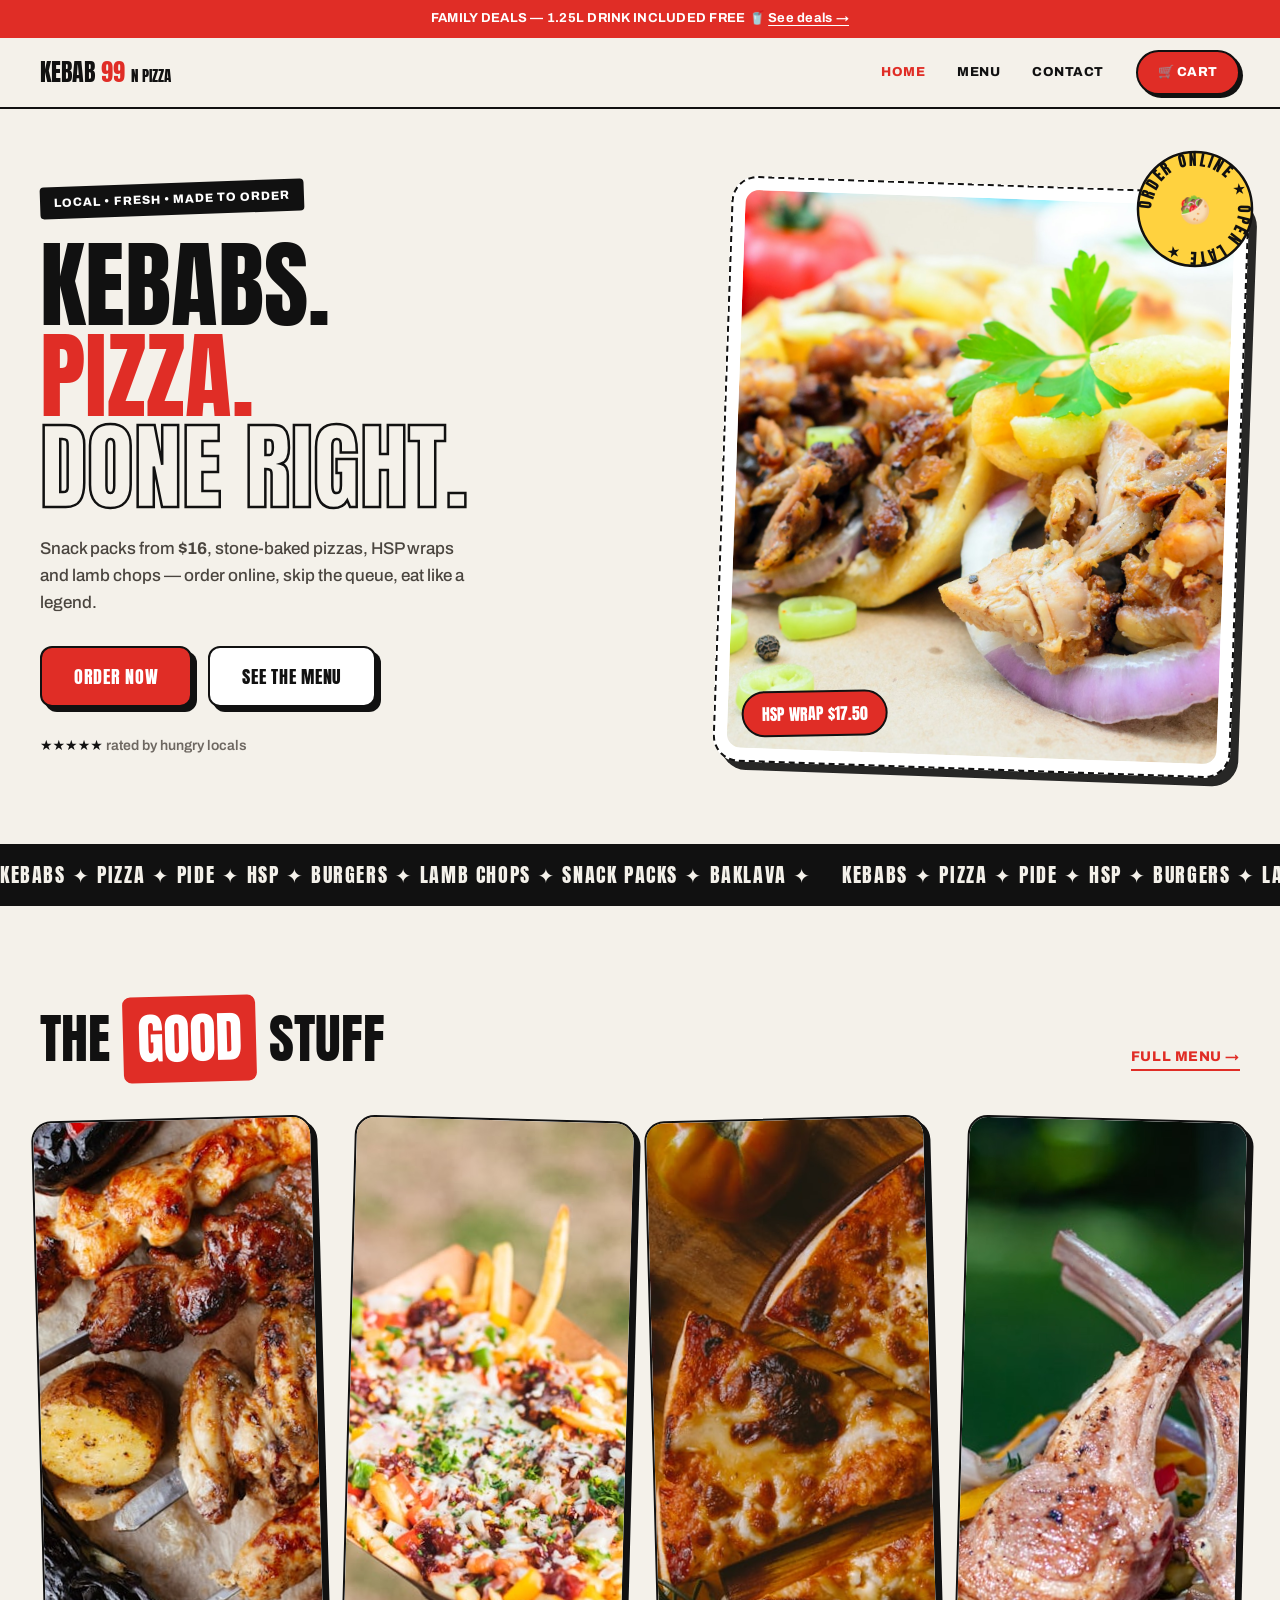
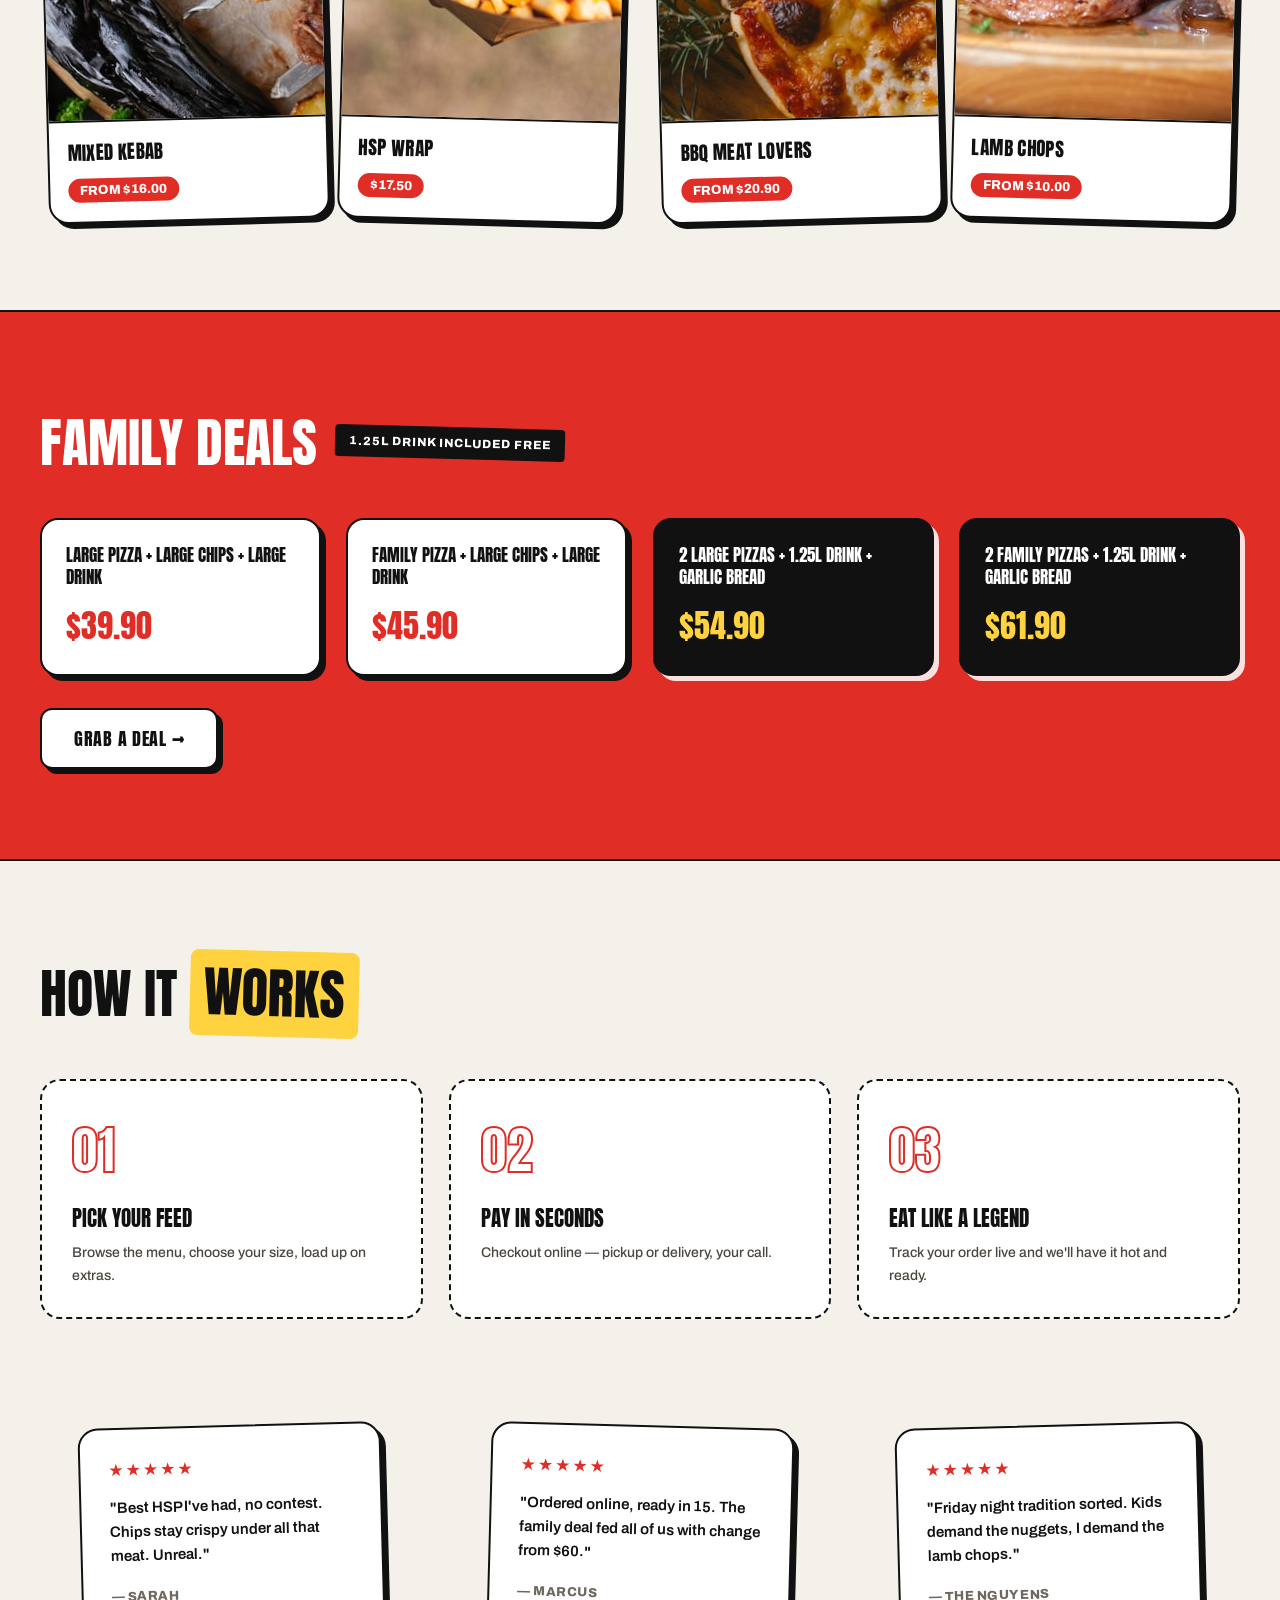
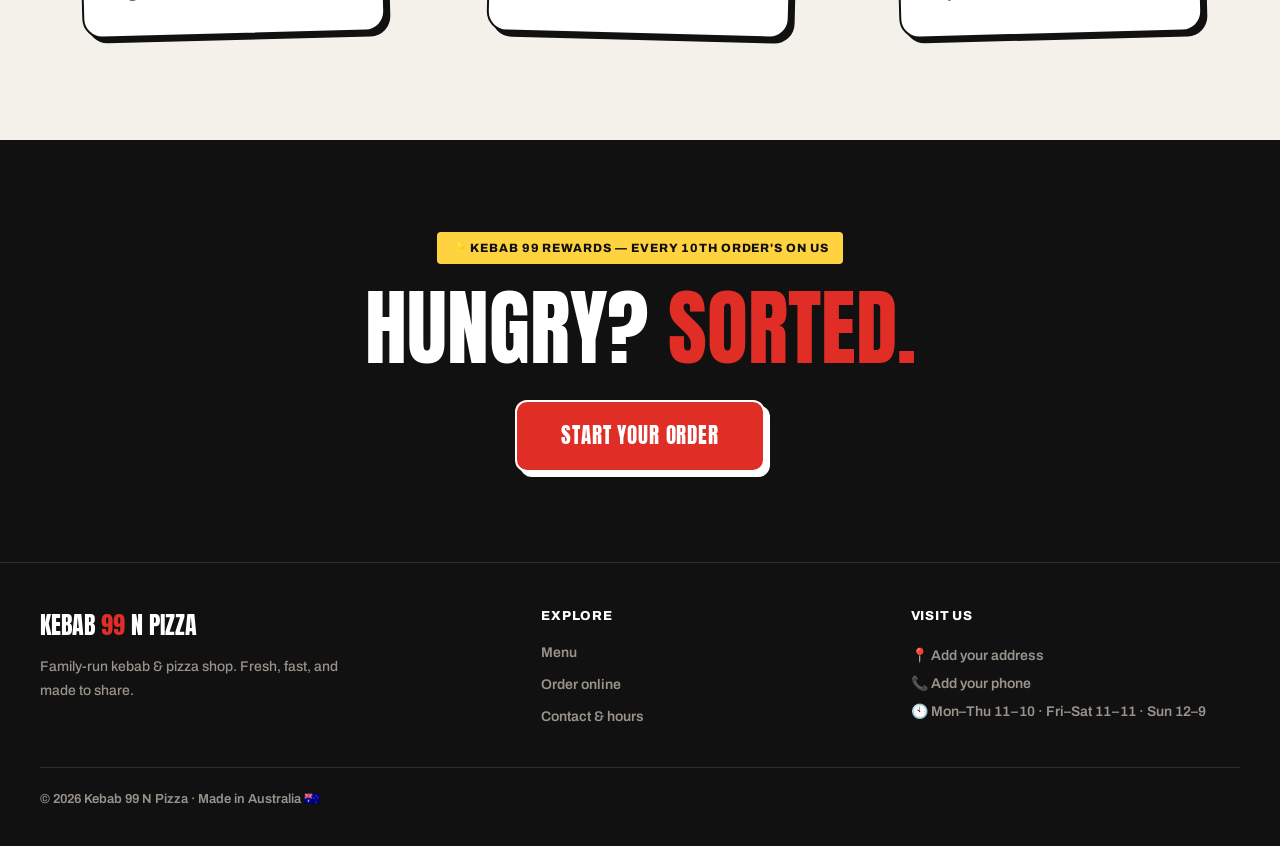
<file: index.html>
<!DOCTYPE html>
<html lang="en">
<head>
  <meta charset="utf-8" />
  <meta name="viewport" content="width=device-width, initial-scale=1" />
  <title>Kebab 99 N Pizza — Order Online</title>
  <meta name="description" content="Kebabs, stone-baked pizza, HSP, snack packs and lamb chops — order online for pickup or delivery. Fresh, fast, made to order." />
  <meta name="theme-color" content="#e02d26" />
  <link rel="icon" href="assets/img/favicon.svg" type="image/svg+xml" />
  <link rel="preconnect" href="https://fonts.googleapis.com" />
  <link rel="preconnect" href="https://fonts.gstatic.com" crossorigin />
  <link href="https://fonts.googleapis.com/css2?family=Anton&family=Archivo:ital,wght@0,400;0,600;0,700;0,800;1,700&display=swap" rel="stylesheet" />
  <link rel="preload" as="image" href="assets/img/hero.jpg" fetchpriority="high" />
  <link rel="stylesheet" href="assets/css/styles.css?v=7" />
</head>
<body>
  <a href="#main" class="visually-hidden">Skip to content</a>

  <header>
    <div class="topbar">
      FAMILY DEALS — 1.25L DRINK INCLUDED FREE 🥤
      <a href="menu.html#cat-deals">See deals →</a>
    </div>
    <nav class="nav" aria-label="Main">
      <a class="brand" href="index.html">KEBAB <span class="n99">99</span> <span class="sub">N PIZZA</span></a>
      <button class="nav-toggle" data-nav-toggle aria-expanded="false" aria-controls="navlinks" aria-label="Toggle navigation">☰</button>
      <div class="nav-links" id="navlinks" data-nav-links>
        <a href="index.html" aria-current="page">Home</a>
        <a href="menu.html">Menu</a>
        <a href="contact.html">Contact</a>
        <a class="nav-cart" href="order.html">🛒 Cart<span data-cart-badge></span></a>
      </div>
    </nav>
  </header>

  <main id="main">
    <!-- hero -->
    <section class="wrap hero" aria-labelledby="hero-heading">
      <div class="anim-fade">
        <span class="tag hero-eyebrow">LOCAL • FRESH • MADE TO ORDER</span>
        <h1 class="hero-title" id="hero-heading">
          KEBABS.<br />
          <span style="color: var(--red)">PIZZA.</span><br />
          <span class="stroke">DONE RIGHT.</span>
        </h1>
        <p class="hero-lede">
          Snack packs from <strong>$16</strong>, stone-baked pizzas, HSP wraps and lamb
          chops — order online, skip the queue, eat like a legend.
        </p>
        <div style="display: flex; gap: 16px; flex-wrap: wrap; align-items: center">
          <a href="menu.html" class="btn btn-red">ORDER NOW</a>
          <a href="menu.html" class="btn btn-white">SEE THE MENU</a>
        </div>
        <p class="hero-rating" style="margin-top: 28px">★★★★★ <span>rated by hungry locals</span></p>
      </div>

      <div class="hero-media anim-fade-slow">
        <div class="hero-frame">
          <img src="assets/img/hero.jpg" width="1200" height="1400" alt="Loaded halal snack pack with kebab meat, chips and sauces" fetchpriority="high" />
          <span class="hero-badge">HSP WRAP $17.50</span>
        </div>
        <svg class="hero-seal spin" width="118" height="118" viewBox="0 0 120 120" aria-hidden="true">
          <defs>
            <path id="circlePath" d="M 60,60 m -44,0 a 44,44 0 1,1 88,0 a 44,44 0 1,1 -88,0"></path>
          </defs>
          <circle cx="60" cy="60" r="58" fill="#FFD23F" stroke="#111" stroke-width="2.5"></circle>
          <text style="font-family: 'Anton', sans-serif; font-size: 15.5px; letter-spacing: 2.5px; fill: #111">
            <textPath href="#circlePath">ORDER ONLINE ★ OPEN LATE ★</textPath>
          </text>
          <text x="60" y="70" text-anchor="middle" style="font-size: 26px">🥙</text>
        </svg>
      </div>
    </section>

    <!-- marquee -->
    <div class="marquee" aria-hidden="true">
      <div class="marquee-track">
        <span>KEBABS ✦ PIZZA ✦ PIDE ✦ HSP ✦ BURGERS ✦ LAMB CHOPS ✦ SNACK PACKS ✦ BAKLAVA ✦&nbsp;</span>
        <span>KEBABS ✦ PIZZA ✦ PIDE ✦ HSP ✦ BURGERS ✦ LAMB CHOPS ✦ SNACK PACKS ✦ BAKLAVA ✦&nbsp;</span>
      </div>
    </div>

    <!-- popular -->
    <section class="wrap section" aria-labelledby="popular-heading">
      <div class="section-head">
        <h2 class="section-title" id="popular-heading">THE <span class="mark tilt-n">GOOD</span> STUFF</h2>
        <a href="menu.html" class="link-underline">Full menu →</a>
      </div>
      <div class="grid-4">
        <a class="pop-card tilt-n" href="menu.html#cat-kebabs">
          <img src="assets/img/kebab-mixed.jpg" width="800" height="600" loading="lazy" alt="Mixed kebab" />
          <div class="body"><div class="name">MIXED KEBAB</div><span class="price-pill">FROM $16.00</span></div>
        </a>
        <a class="pop-card tilt-p" href="menu.html#cat-kebabs">
          <img src="assets/img/snackpack.jpg" width="800" height="600" loading="lazy" alt="HSP wrap" />
          <div class="body"><div class="name">HSP WRAP</div><span class="price-pill">$17.50</span></div>
        </a>
        <a class="pop-card tilt-n" href="menu.html#cat-pizza">
          <img src="assets/img/pizza.jpg" width="800" height="600" loading="lazy" alt="BBQ meat lovers pizza" />
          <div class="body"><div class="name">BBQ MEAT LOVERS</div><span class="price-pill">FROM $20.90</span></div>
        </a>
        <a class="pop-card tilt-p" href="menu.html#cat-sides">
          <img src="assets/img/lamb.jpg" width="800" height="600" loading="lazy" alt="Grilled lamb chops" />
          <div class="body"><div class="name">LAMB CHOPS</div><span class="price-pill">FROM $10.00</span></div>
        </a>
      </div>
    </section>

    <!-- deals -->
    <section class="deals" aria-labelledby="deals-heading">
      <div class="wrap section">
        <div style="display: flex; align-items: center; gap: 18px; margin-bottom: 34px; flex-wrap: wrap">
          <h2 class="section-title" id="deals-heading" style="color: #fff">FAMILY DEALS</h2>
          <span class="tag tilt-p">1.25L DRINK INCLUDED FREE</span>
        </div>
        <div class="grid-4">
          <div class="deal-card"><div class="desc">LARGE PIZZA + LARGE CHIPS + LARGE DRINK</div><div class="amt">$39.90</div></div>
          <div class="deal-card"><div class="desc">FAMILY PIZZA + LARGE CHIPS + LARGE DRINK</div><div class="amt">$45.90</div></div>
          <div class="deal-card dark"><div class="desc">2 LARGE PIZZAS + 1.25L DRINK + GARLIC BREAD</div><div class="amt">$54.90</div></div>
          <div class="deal-card dark"><div class="desc">2 FAMILY PIZZAS + 1.25L DRINK + GARLIC BREAD</div><div class="amt">$61.90</div></div>
        </div>
        <a href="menu.html#cat-deals" class="btn btn-white" style="margin-top: 32px">GRAB A DEAL →</a>
      </div>
    </section>

    <!-- how it works -->
    <section class="wrap section" aria-labelledby="how-heading">
      <h2 class="section-title" id="how-heading" style="margin-bottom: 42px">HOW IT <span class="mark-yellow mark tilt-p">WORKS</span></h2>
      <div class="grid-3">
        <div class="step"><div class="num">01</div><h3>PICK YOUR FEED</h3><p>Browse the menu, choose your size, load up on extras.</p></div>
        <div class="step"><div class="num">02</div><h3>PAY IN SECONDS</h3><p>Checkout online — pickup or delivery, your call.</p></div>
        <div class="step"><div class="num">03</div><h3>EAT LIKE A LEGEND</h3><p>Track your order live and we'll have it hot and ready.</p></div>
      </div>
    </section>

    <!-- testimonials -->
    <section class="wrap" style="padding-bottom: clamp(48px, 8vw, 90px)">
      <div class="grid-3">
        <blockquote class="quote tilt-n"><div class="stars" aria-label="5 out of 5 stars">★★★★★</div><p>"Best HSP I've had, no contest. Chips stay crispy under all that meat. Unreal."</p><cite>— Sarah</cite></blockquote>
        <blockquote class="quote tilt-p"><div class="stars" aria-label="5 out of 5 stars">★★★★★</div><p>"Ordered online, ready in 15. The family deal fed all of us with change from $60."</p><cite>— Marcus</cite></blockquote>
        <blockquote class="quote tilt-n"><div class="stars" aria-label="5 out of 5 stars">★★★★★</div><p>"Friday night tradition sorted. Kids demand the nuggets, I demand the lamb chops."</p><cite>— The Nguyens</cite></blockquote>
      </div>
    </section>

    <!-- CTA -->
    <section class="cta">
      <div class="wrap section">
        <span class="tag-yellow tag wiggle" style="margin-bottom: 22px">⭐ KEBAB 99 REWARDS — EVERY 10TH ORDER'S ON US</span>
        <h2>HUNGRY? <span class="accent">SORTED.</span></h2>
        <a href="menu.html" class="btn btn-ghost-light" style="font-size: 21px; padding: 18px 44px">START YOUR ORDER</a>
      </div>
    </section>
  </main>

  <footer class="footer">
    <div class="footer-grid">
      <div>
        <div class="logo">KEBAB <span class="n99">99</span> N PIZZA</div>
        <p>Family-run kebab &amp; pizza shop. Fresh, fast, and made to share.</p>
      </div>
      <div>
        <h4>Explore</h4>
        <div class="col-links">
          <a href="menu.html">Menu</a>
          <a href="order.html">Order online</a>
          <a href="contact.html">Contact &amp; hours</a>
        </div>
      </div>
      <div>
        <h4>Visit us</h4>
        <div class="visit">📍 Add your address<br />📞 Add your phone<br />🕙 Mon–Thu 11–10 · Fri–Sat 11–11 · Sun 12–9</div>
      </div>
    </div>
    <div class="footer-base">© 2026 Kebab 99 N Pizza · Made in Australia 🇦🇺</div>
  </footer>

  <script src="assets/js/cart.js?v=7"></script>
  <script src="assets/js/main.js?v=7"></script>
</body>
</html>
</file>
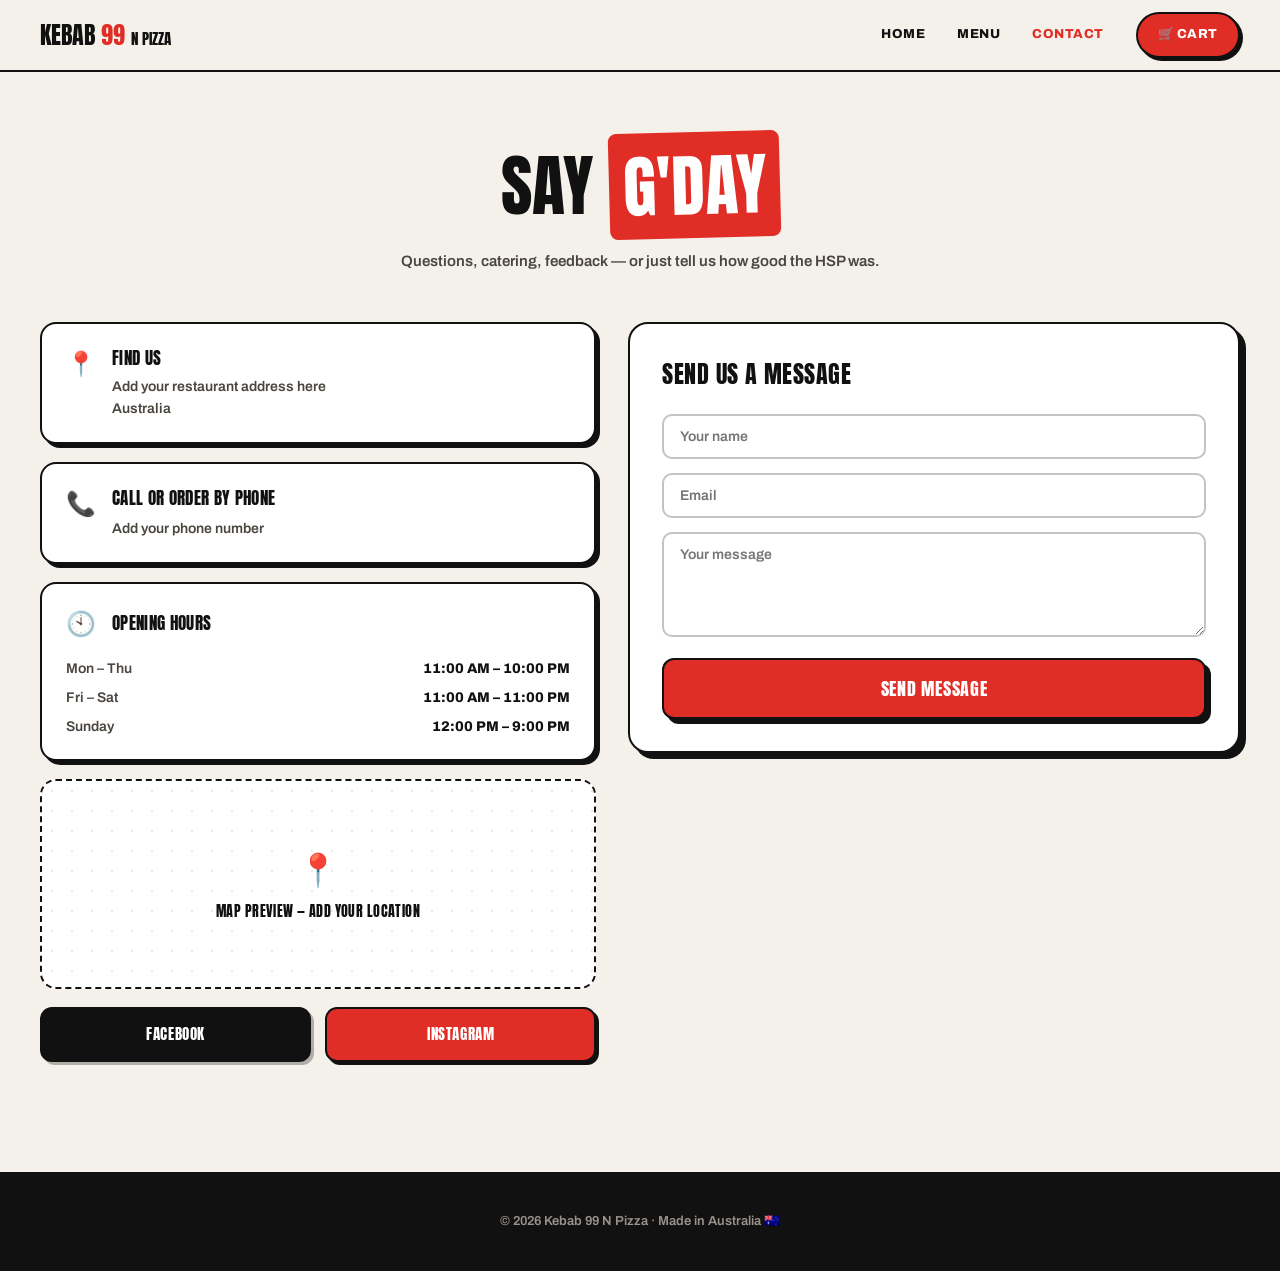
<file: contact.html>
<!DOCTYPE html>
<html lang="en">
<head>
  <meta charset="utf-8" />
  <meta name="viewport" content="width=device-width, initial-scale=1" />
  <title>Contact — Kebab 99 N Pizza</title>
  <meta name="description" content="Find us, opening hours, and how to reach Kebab 99 N Pizza. Questions, catering or feedback welcome." />
  <meta name="theme-color" content="#e02d26" />
  <link rel="icon" href="assets/img/favicon.svg" type="image/svg+xml" />
  <link rel="preconnect" href="https://fonts.googleapis.com" />
  <link rel="preconnect" href="https://fonts.gstatic.com" crossorigin />
  <link href="https://fonts.googleapis.com/css2?family=Anton&family=Archivo:ital,wght@0,400;0,600;0,700;0,800;1,700&display=swap" rel="stylesheet" />
  <link rel="stylesheet" href="assets/css/styles.css?v=7" />
</head>
<body>
  <a href="#main" class="visually-hidden">Skip to content</a>

  <header>
    <nav class="nav" aria-label="Main">
      <a class="brand" href="index.html">KEBAB <span class="n99">99</span> <span class="sub">N PIZZA</span></a>
      <button class="nav-toggle" data-nav-toggle aria-expanded="false" aria-controls="navlinks" aria-label="Toggle navigation">☰</button>
      <div class="nav-links" id="navlinks" data-nav-links>
        <a href="index.html">Home</a>
        <a href="menu.html">Menu</a>
        <a href="contact.html" aria-current="page">Contact</a>
        <a class="nav-cart" href="order.html">🛒 Cart<span data-cart-badge></span></a>
      </div>
    </nav>
  </header>

  <main id="main">
    <header class="wrap page-head center">
      <h1>SAY <span class="mark tilt-n">G'DAY</span></h1>
      <p>Questions, catering, feedback — or just tell us how good the HSP was.</p>
    </header>

    <div class="wrap contact-grid">
      <!-- info column -->
      <div class="stack" style="gap: 18px">
        <div class="info-card">
          <div class="ic pin-bounce">📍</div>
          <div><h3>FIND US</h3><div class="val">Add your restaurant address here<br />Australia</div></div>
        </div>
        <div class="info-card">
          <div class="ic">📞</div>
          <div><h3>CALL OR ORDER BY PHONE</h3><a class="val" href="tel:+61000000000">Add your phone number</a></div>
        </div>
        <div class="info-card" style="flex-direction: column; gap: 16px">
          <div style="display: flex; gap: 16px; align-items: center">
            <div class="ic">🕙</div>
            <h3 style="margin: 0">OPENING HOURS</h3>
          </div>
          <div class="hours" style="width: 100%">
            <div class="r"><span>Mon – Thu</span><span>11:00 AM – 10:00 PM</span></div>
            <div class="r"><span>Fri – Sat</span><span>11:00 AM – 11:00 PM</span></div>
            <div class="r"><span>Sunday</span><span>12:00 PM – 9:00 PM</span></div>
          </div>
        </div>
        <div class="map">
          <div class="dots"></div>
          <div class="pin"><div class="big pin-bounce">📍</div><div class="lbl">MAP PREVIEW — ADD YOUR LOCATION</div></div>
        </div>
        <div class="socials">
          <a class="social fb" href="#" rel="noopener">FACEBOOK</a>
          <a class="social ig" href="#" rel="noopener">INSTAGRAM</a>
        </div>
      </div>

      <!-- form -->
      <div class="contact-form">
        <form id="contact-form" novalidate>
          <h2>SEND US A MESSAGE</h2>
          <div class="form-fields">
            <div>
              <input id="cf-name" name="name" type="text" placeholder="Your name" autocomplete="name" maxlength="80" aria-label="Your name" required />
            </div>
            <div>
              <input id="cf-email" name="email" type="email" placeholder="Email" autocomplete="email" maxlength="120" aria-label="Email" required />
              <div class="field-error" id="cf-email-err" hidden>Enter a valid email address</div>
            </div>
            <div>
              <textarea id="cf-message" name="message" placeholder="Your message" rows="5" maxlength="1000" aria-label="Your message" required></textarea>
            </div>
            <button type="submit" class="btn btn-red btn-block" id="cf-submit">SEND MESSAGE</button>
          </div>
        </form>
        <div class="form-sent" id="cf-sent" hidden>
          <div class="emoji">✅</div>
          <h2>MESSAGE SENT!</h2>
          <p>Thanks <span id="cf-sent-name"></span> — we'll get back to you soon.</p>
        </div>
      </div>
    </div>
  </main>

  <footer class="footer-simple">© 2026 Kebab 99 N Pizza · Made in Australia 🇦🇺</footer>

  <script src="assets/js/cart.js?v=7"></script>
  <script src="assets/js/contact.js?v=7"></script>
  <script src="assets/js/main.js?v=7"></script>
</body>
</html>
</file>
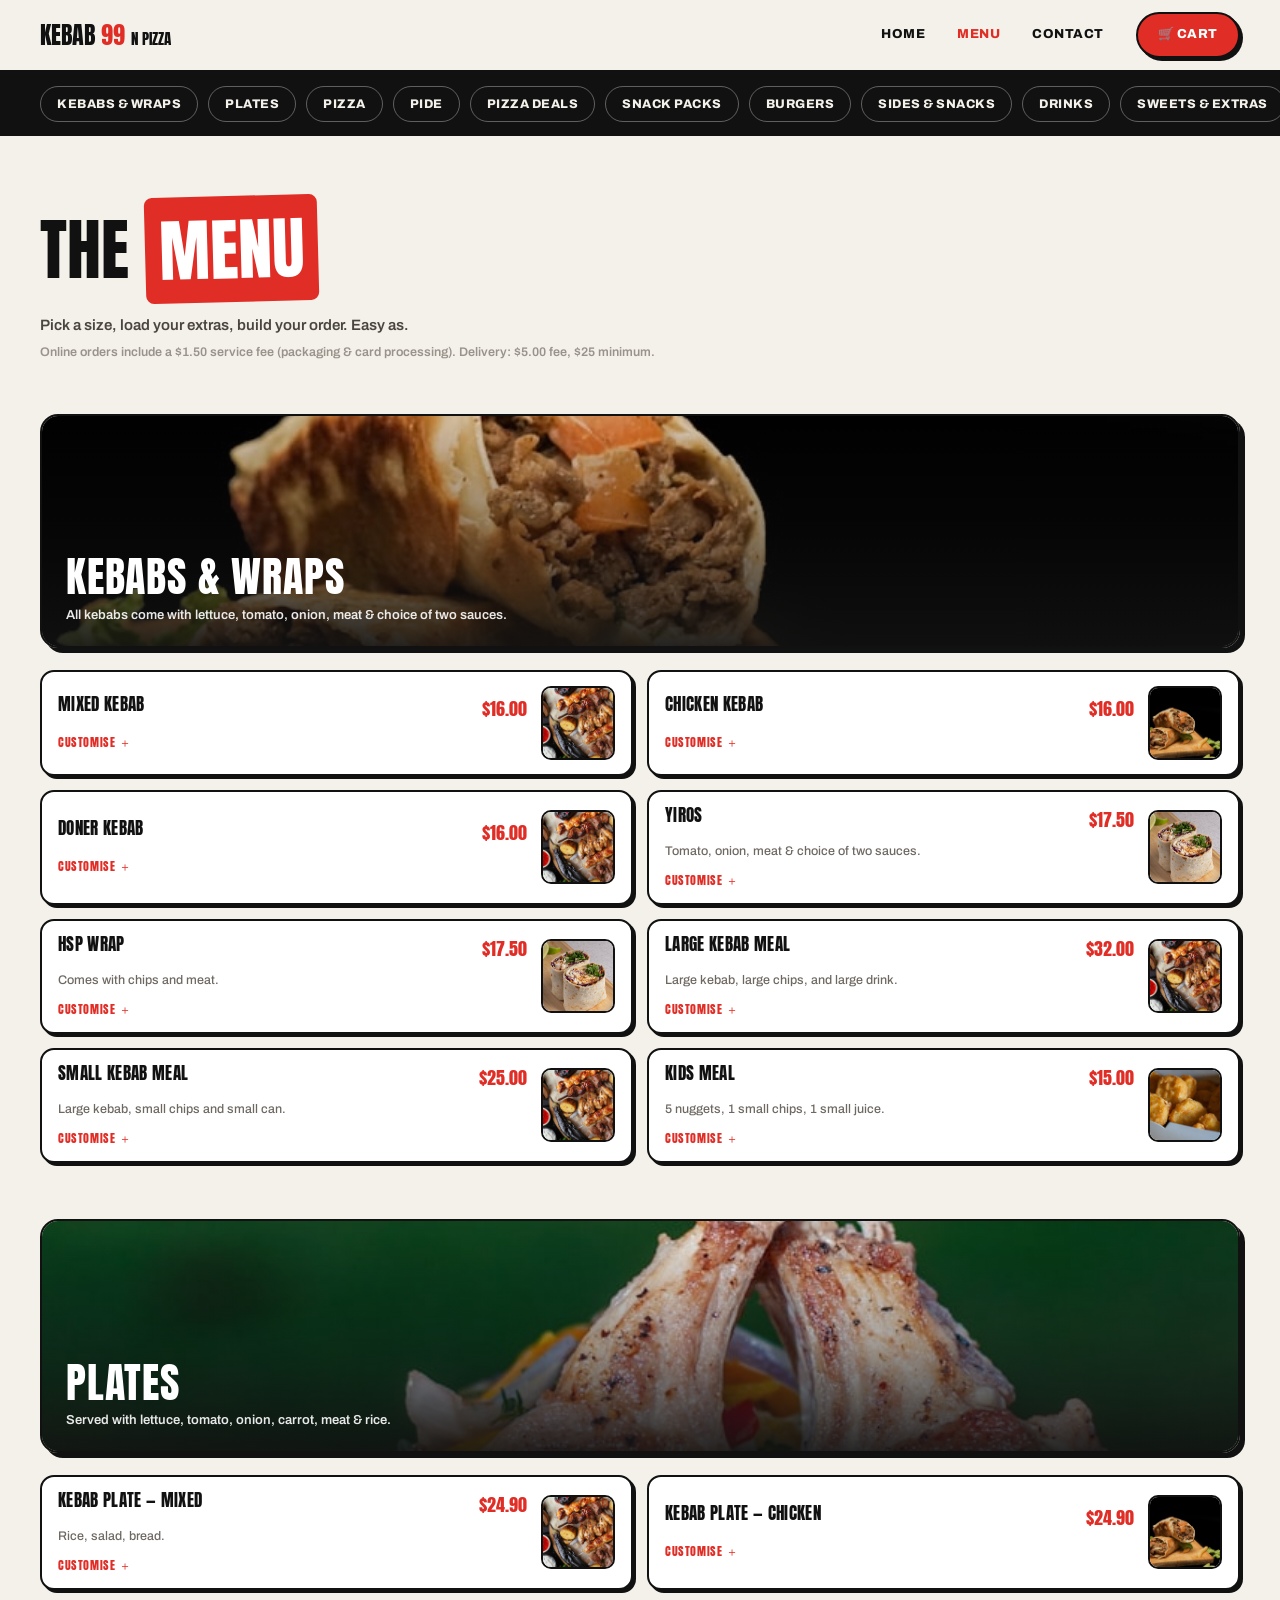
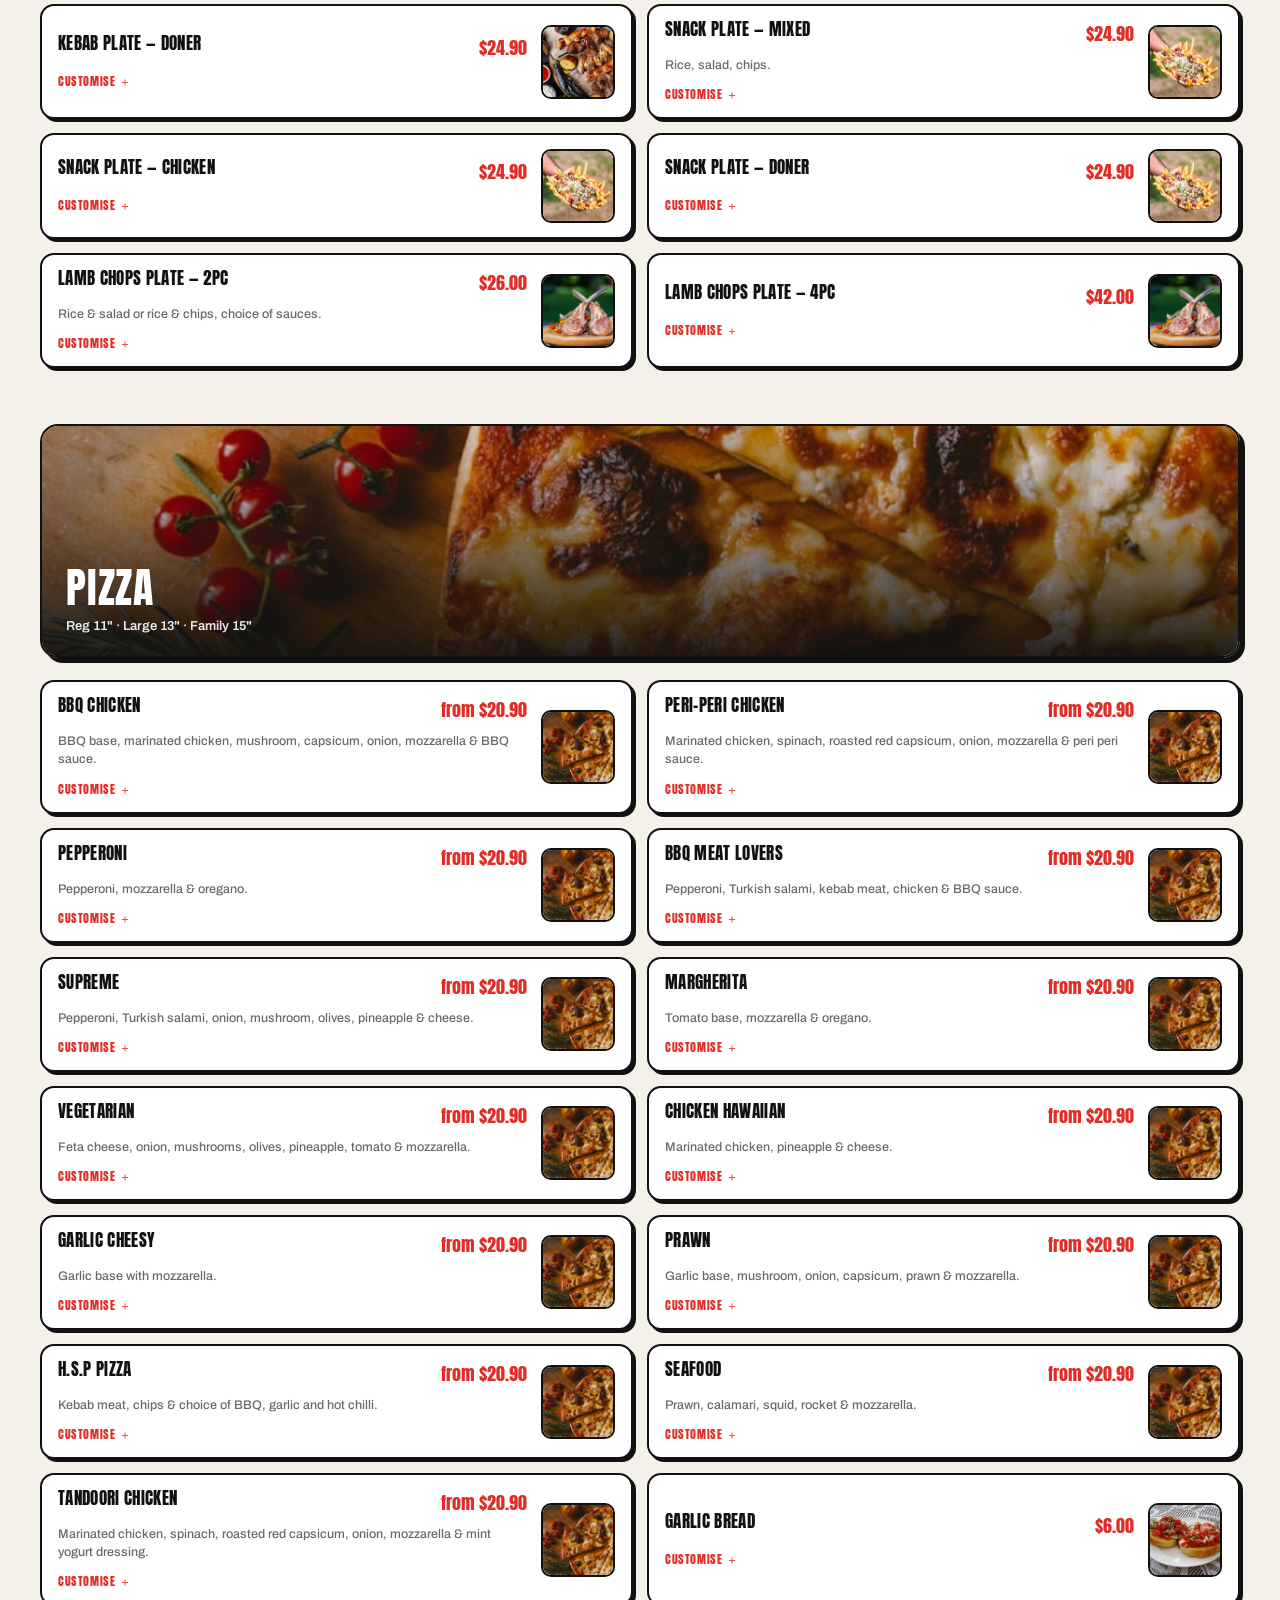
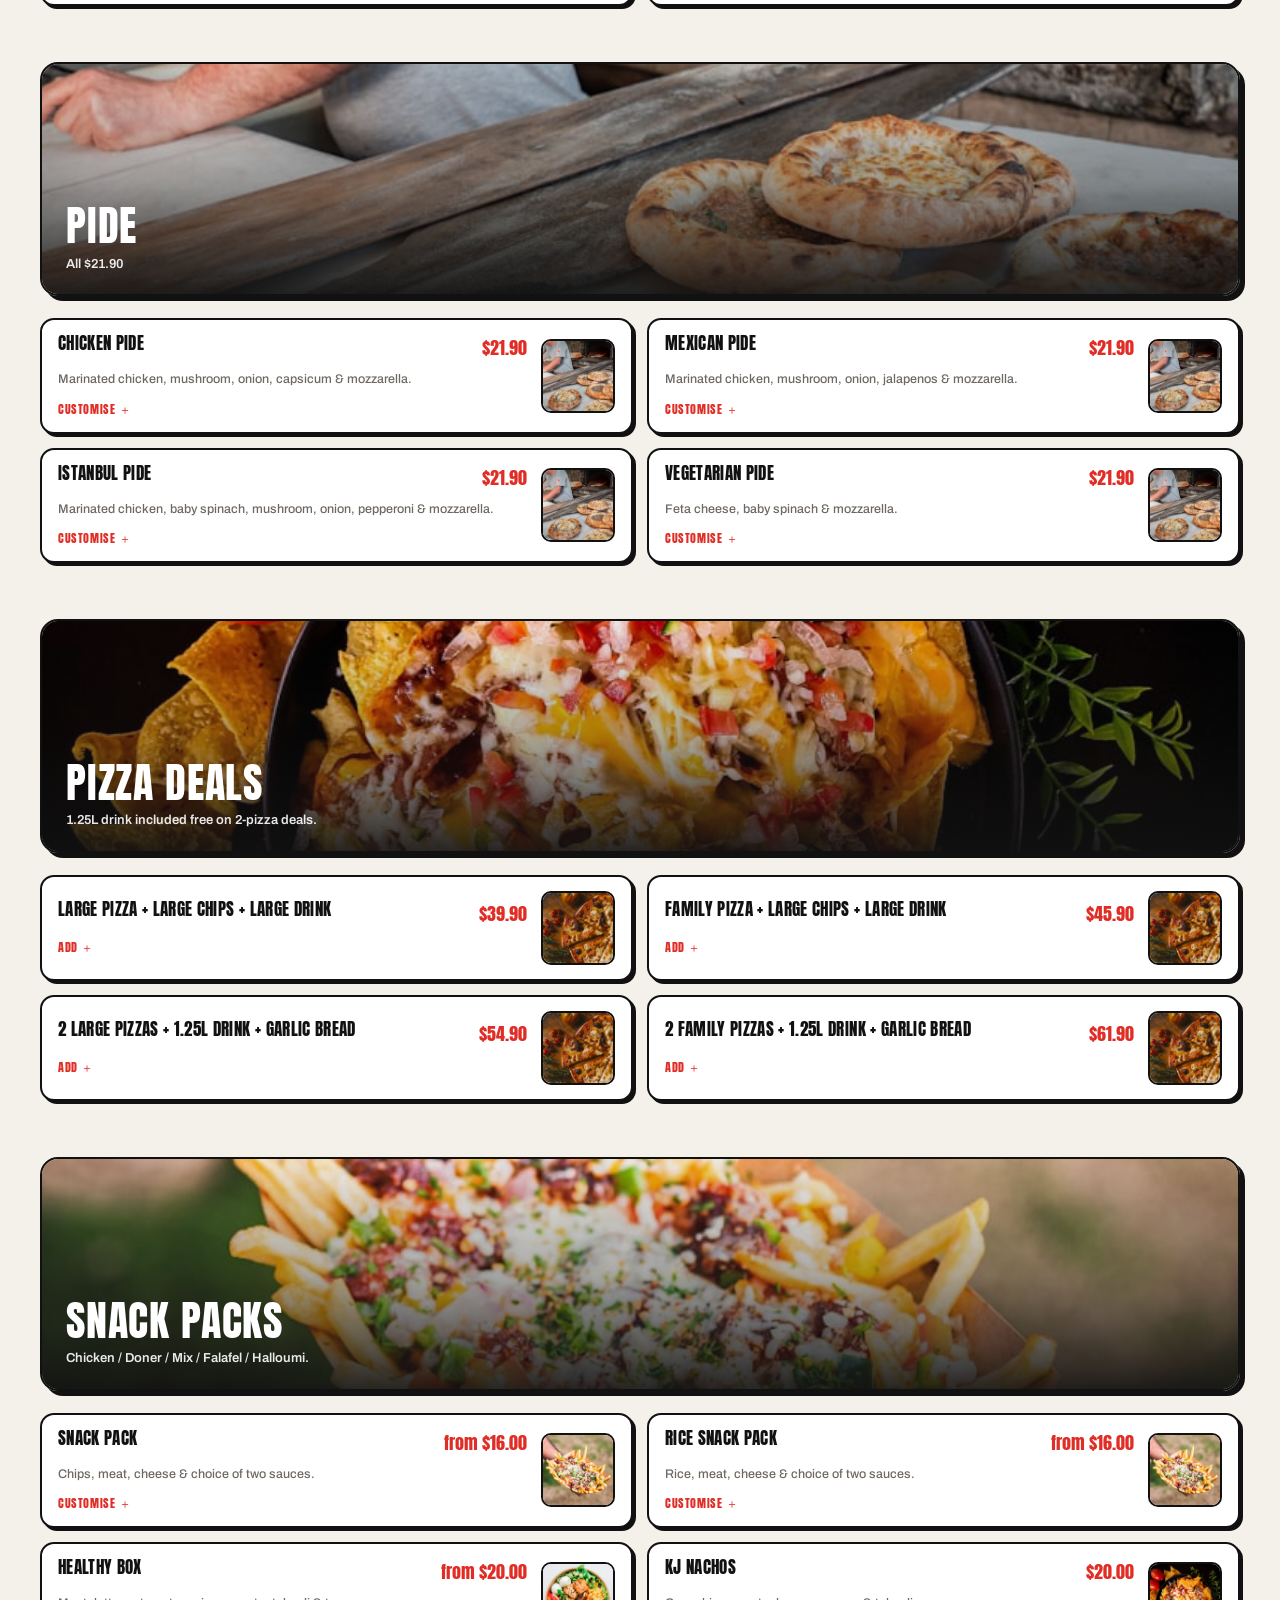
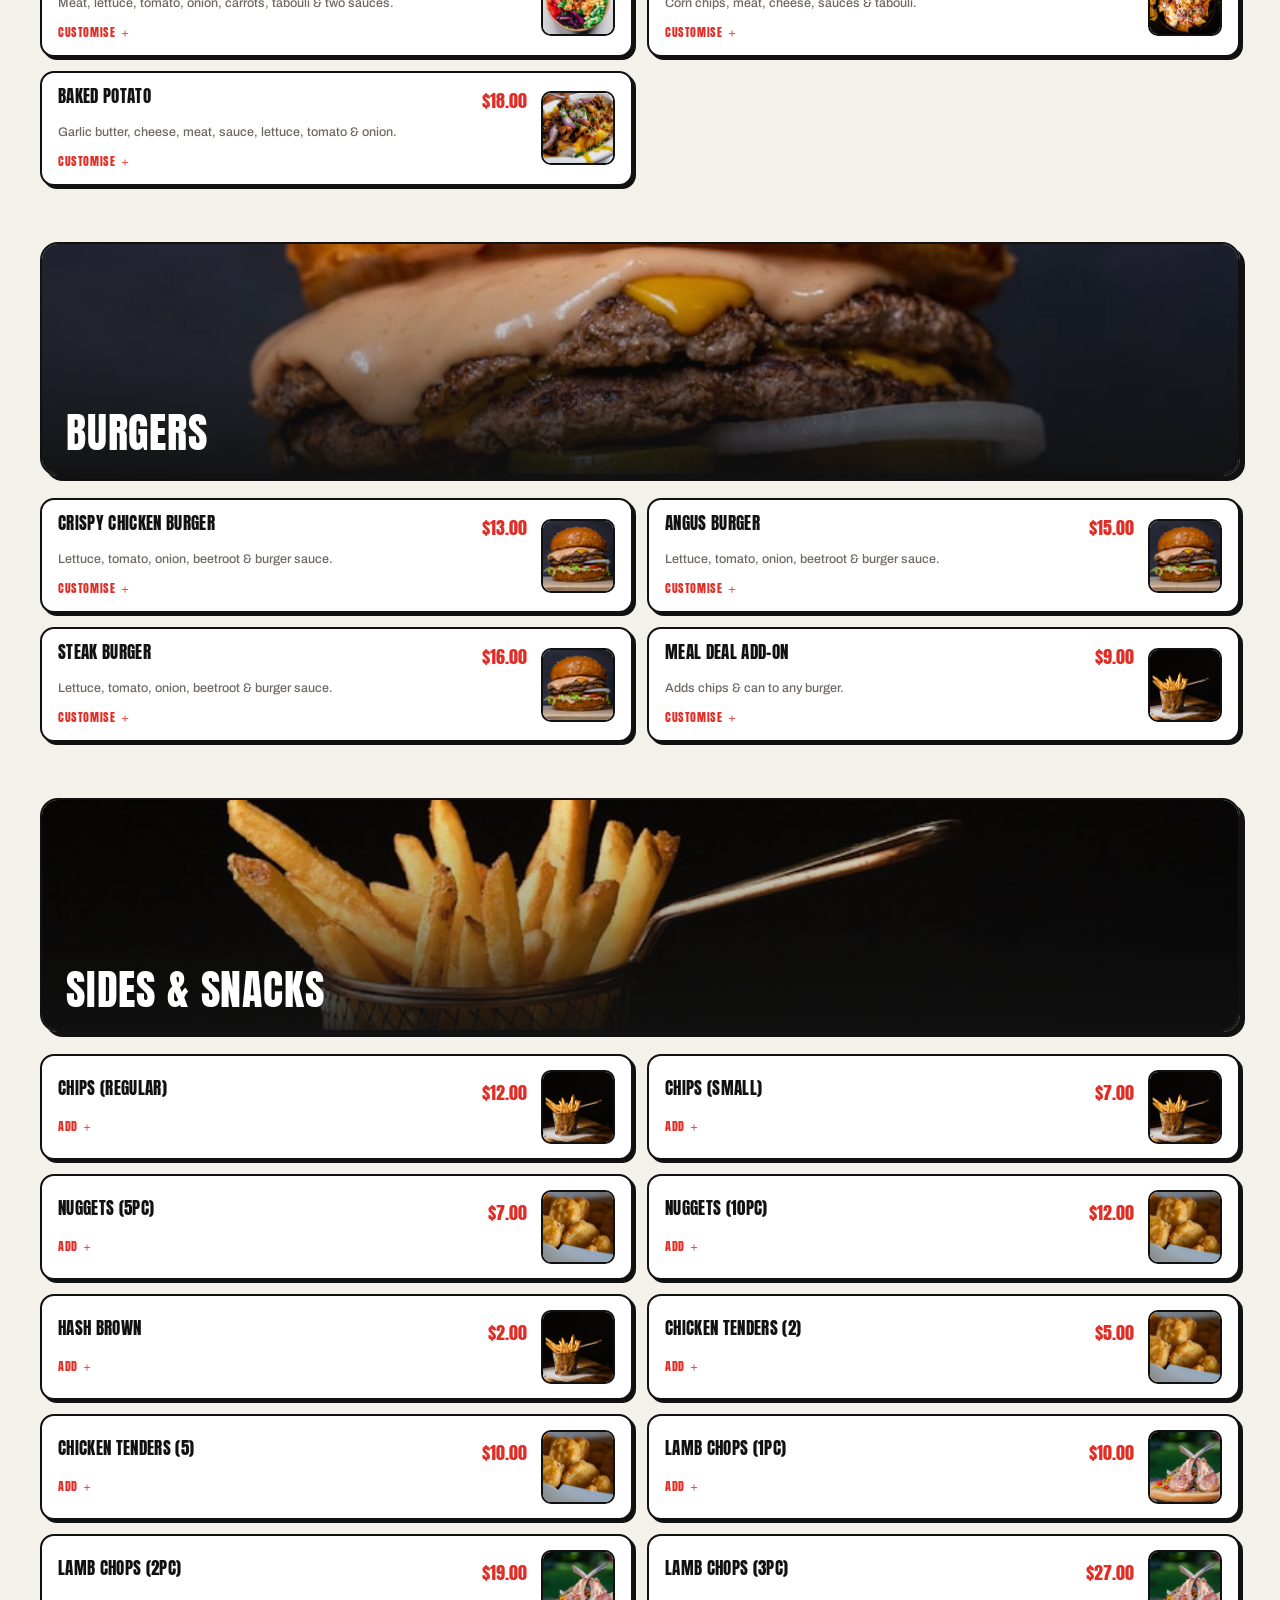
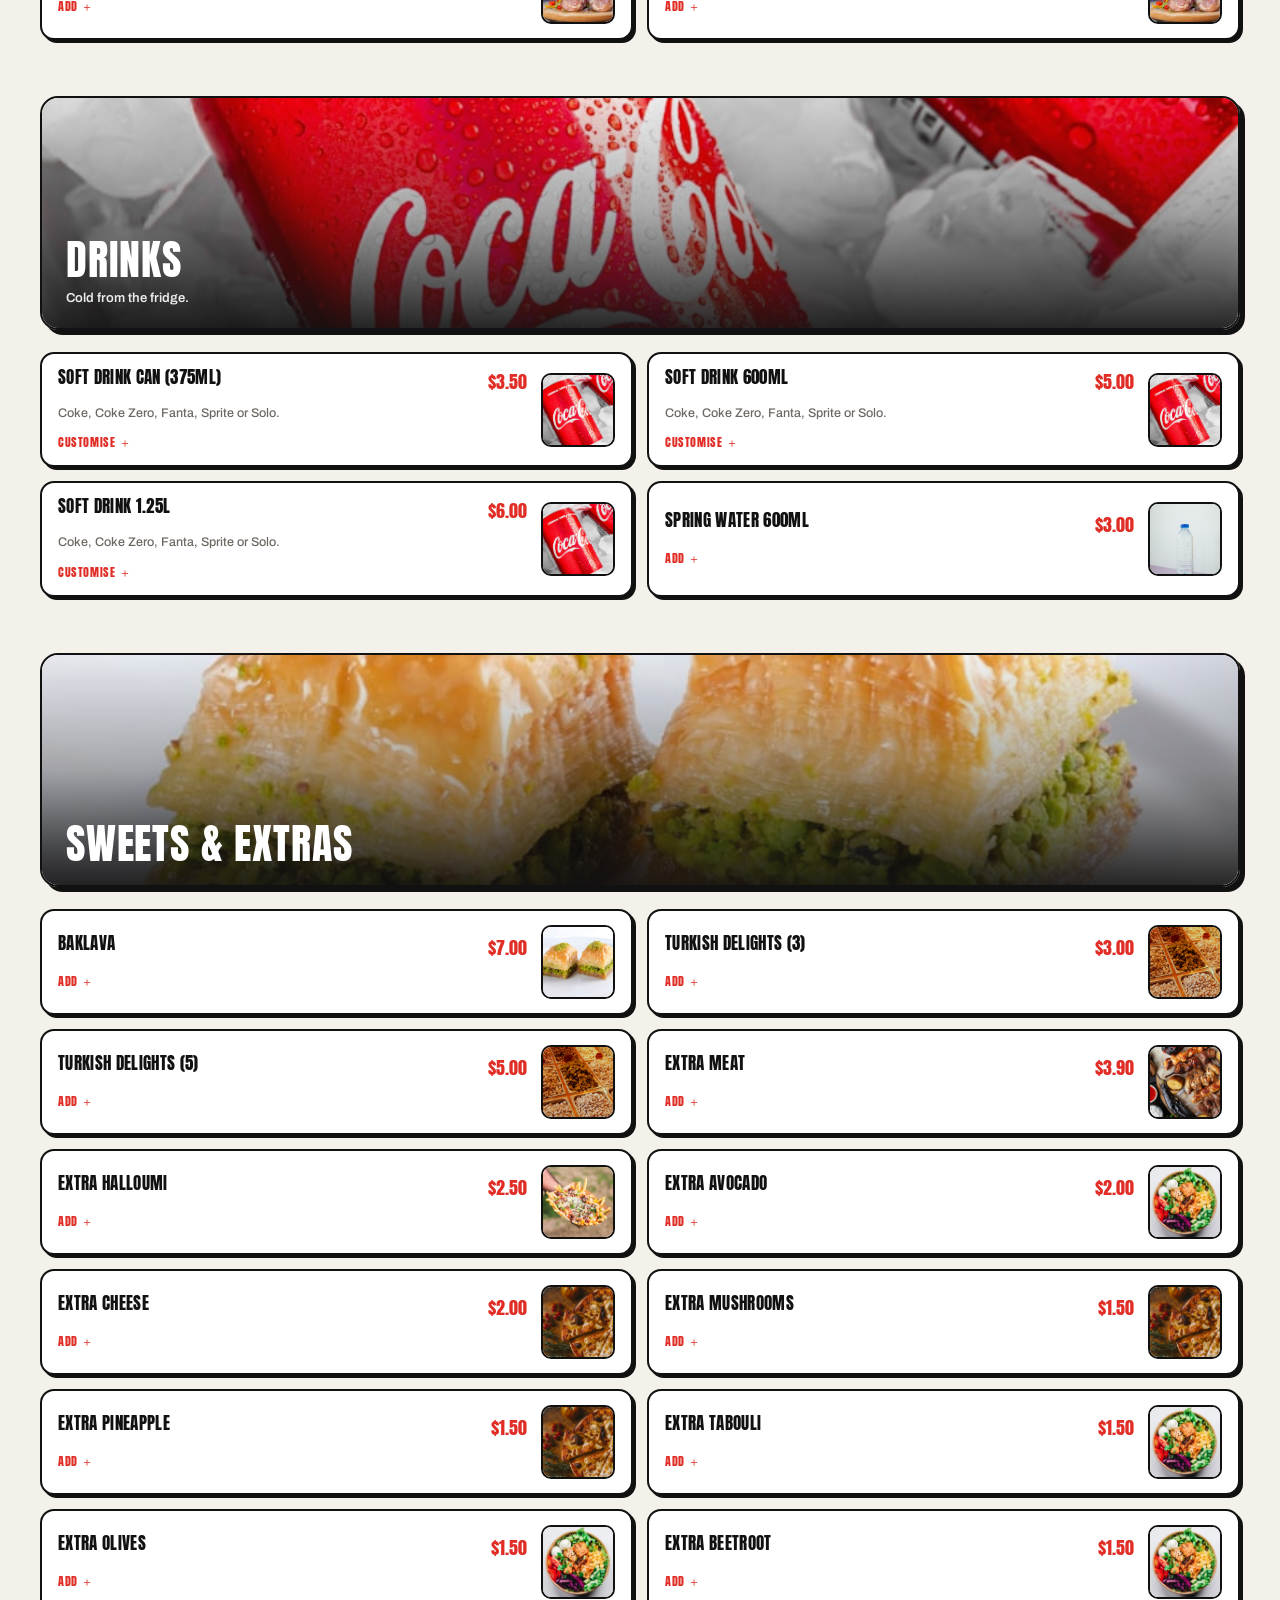
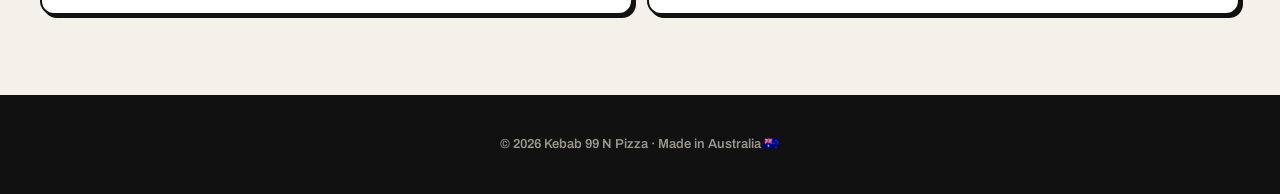
<file: menu.html>
<!DOCTYPE html>
<html lang="en">
<head>
  <meta charset="utf-8" />
  <meta name="viewport" content="width=device-width, initial-scale=1" />
  <title>Menu — Kebab 99 N Pizza</title>
  <meta name="description" content="Full menu: kebabs, plates, stone-baked pizza, pide, snack packs, burgers, sides and sweets. Build your order online." />
  <meta name="theme-color" content="#e02d26" />
  <link rel="icon" href="assets/img/favicon.svg" type="image/svg+xml" />
  <link rel="preconnect" href="https://fonts.googleapis.com" />
  <link rel="preconnect" href="https://fonts.gstatic.com" crossorigin />
  <link href="https://fonts.googleapis.com/css2?family=Anton&family=Archivo:ital,wght@0,400;0,600;0,700;0,800;1,700&display=swap" rel="stylesheet" />
  <link rel="stylesheet" href="assets/css/styles.css?v=7" />
</head>
<body>
  <a href="#main" class="visually-hidden">Skip to content</a>

  <header>
    <nav class="nav" aria-label="Main">
      <a class="brand" href="index.html">KEBAB <span class="n99">99</span> <span class="sub">N PIZZA</span></a>
      <button class="nav-toggle" data-nav-toggle aria-expanded="false" aria-controls="navlinks" aria-label="Toggle navigation">☰</button>
      <div class="nav-links" id="navlinks" data-nav-links>
        <a href="index.html">Home</a>
        <a href="menu.html" aria-current="page">Menu</a>
        <a href="contact.html">Contact</a>
        <a class="nav-cart" href="order.html">🛒 Cart<span data-cart-badge></span></a>
      </div>
    </nav>
    <nav class="cat-rail" id="cat-rail" aria-label="Menu categories"></nav>
  </header>

  <main id="main">
    <header class="wrap page-head">
      <h1>THE <span class="mark tilt-n">MENU</span></h1>
      <p>Pick a size, load your extras, build your order. Easy as.
        <span class="fee-hint">Online orders include a $1.50 service fee (packaging &amp; card processing). Delivery: $5.00 fee, $25 minimum.</span></p>
    </header>

    <div class="wrap" id="menu-root">
      <p style="padding: 40px 0; color: var(--text-soft); font-weight: 600">Loading the menu…</p>
    </div>

    <div style="height: 70px"></div>
  </main>

  <footer class="footer-simple">© 2026 Kebab 99 N Pizza · Made in Australia 🇦🇺</footer>

  <!-- live region for cart feedback -->
  <div id="toast-root" aria-live="polite" aria-atomic="true"></div>

  <!-- sticky cart bar (shown when cart has items) -->
  <div class="cart-bar" id="cart-bar" hidden>
    <div class="count"><span id="cart-bar-count">0 ITEM(S)</span> · <span class="amt" id="cart-bar-total">$0.00</span></div>
    <a href="order.html" class="btn btn-red" style="font-size: 16px; padding: 12px 26px">VIEW CART →</a>
  </div>

  <script src="assets/js/menu-data.js?v=7"></script>
  <script src="assets/js/cart.js?v=7"></script>
  <script src="assets/js/menu.js?v=7"></script>
  <script src="assets/js/main.js?v=7"></script>
</body>
</html>
</file>
<file: assets/css/styles.css>
/* ===========================================================================
   Kebab 99 N Pizza — neo-brutalist design system
   Tokens first, then base, layout, components, utilities, responsive.
   =========================================================================== */

:root {
  /* palette */
  --red: #e02d26;
  --red-dark: #b8231d;
  --cream: #f4f1ea;
  --ink: #111111;
  --yellow: #ffd23f;
  --white: #ffffff;
  --text: #4a453f;
  --text-soft: #6e6862;
  --text-faint: #9a938c;
  --line: rgba(17, 17, 17, 0.25);
  --track: #e8e2d6;
  --track-dot: #c9c2b6;

  /* type */
  --font-display: "Anton", system-ui, sans-serif;
  --font-body: "Archivo", system-ui, -apple-system, sans-serif;

  /* fluid display sizes */
  --fs-hero: clamp(3.4rem, 1.2rem + 9vw, 6rem);
  --fs-h1: clamp(2.6rem, 1.4rem + 5vw, 4.25rem);
  --fs-h2: clamp(2rem, 1.2rem + 3.4vw, 3.4rem);
  --fs-h3: clamp(1.5rem, 1.1rem + 1.6vw, 2.1rem);

  /* structure */
  --maxw: 1280px;
  --radius: 16px;
  --radius-lg: 20px;
  --border: 2.5px solid var(--ink);
  --shadow-sm: 3px 3px 0 var(--ink);
  --shadow: 5px 5px 0 var(--ink);
  --shadow-lg: 6px 6px 0 var(--ink);

  --dur: 0.15s;
  --ease: cubic-bezier(0.16, 1, 0.3, 1);
}

/* --------------------------------------------------------------- base ---- */
* { box-sizing: border-box; }

html { scroll-behavior: smooth; }

body {
  margin: 0;
  background: var(--cream);
  color: var(--ink);
  font-family: var(--font-body);
  font-weight: 500;
  line-height: 1.5;
  overflow-x: hidden;
  -webkit-font-smoothing: antialiased;
}

a { color: inherit; text-decoration: none; }
img { display: block; max-width: 100%; }
button { font-family: var(--font-body); cursor: pointer; }
::selection { background: rgba(224, 45, 38, 0.25); }

:focus-visible {
  outline: 3px solid var(--red);
  outline-offset: 2px;
  border-radius: 4px;
}

.visually-hidden {
  position: absolute; width: 1px; height: 1px;
  padding: 0; margin: -1px; overflow: hidden;
  clip: rect(0 0 0 0); white-space: nowrap; border: 0;
}

.display { font-family: var(--font-display); font-weight: 400; letter-spacing: 0.01em; }

/* ------------------------------------------------------------ layout ----- */
.wrap { max-width: var(--maxw); margin: 0 auto; padding-inline: clamp(18px, 4vw, 40px); }
.section { padding-block: clamp(48px, 8vw, 90px); }
.stack { display: flex; flex-direction: column; }

/* ------------------------------------------------------------ topbar ----- */
.topbar {
  background: var(--red); color: #fff; text-align: center;
  padding: 9px 16px; font-weight: 700; font-size: 13px; letter-spacing: 0.02em;
}
.topbar a { text-decoration: underline; text-underline-offset: 3px; }

/* --------------------------------------------------------------- nav ----- */
.nav {
  position: sticky; top: 0; z-index: 60;
  display: flex; align-items: center; justify-content: space-between;
  gap: 16px; padding: 12px clamp(18px, 4vw, 40px);
  background: var(--cream); border-bottom: 2px solid var(--ink);
}
.brand { font-family: var(--font-display); font-size: clamp(20px, 4vw, 24px); line-height: 1; }
.brand .n99 { color: var(--red); }
.brand .sub { font-size: 0.62em; }

.nav-links { display: flex; align-items: center; gap: clamp(16px, 3vw, 32px); }
.nav-links a {
  font-weight: 800; font-size: 13px; letter-spacing: 0.04em;
  text-transform: uppercase;
}
.nav-links a[aria-current="page"] { color: var(--red); }

.nav-cart {
  background: var(--red); color: #fff !important; padding: 11px 20px;
  border-radius: 999px; border: 2px solid var(--ink); box-shadow: var(--shadow-sm);
  transition: transform var(--dur), box-shadow var(--dur); white-space: nowrap;
}
.nav-cart:hover, .nav-cart:focus-visible { transform: translate(2px, 2px); box-shadow: 1px 1px 0 var(--ink); }
.nav-cart.is-active { background: var(--cream); color: var(--red) !important; border-color: transparent; box-shadow: none; padding-inline: 0; }

.nav-toggle {
  display: none; background: var(--cream); border: 2px solid var(--ink);
  border-radius: 8px; width: 42px; height: 38px; font-size: 18px; line-height: 1;
}

/* ----------------------------------------------------------- buttons ----- */
.btn {
  display: inline-block; font-family: var(--font-display); letter-spacing: 0.04em;
  border: var(--border); border-radius: 12px; padding: 15px 32px; font-size: 18px;
  box-shadow: var(--shadow); transition: transform var(--dur), box-shadow var(--dur);
  text-align: center;
}
.btn:hover, .btn:focus-visible { transform: translate(3px, 3px); box-shadow: 2px 2px 0 var(--ink); }
.btn-red { background: var(--red); color: #fff; }
.btn-white { background: #fff; color: var(--ink); }
.btn-ghost-light { background: var(--red); color: #fff; border-color: #fff; box-shadow: 5px 5px 0 #fff; }
.btn-ghost-light:hover, .btn-ghost-light:focus-visible { box-shadow: 2px 2px 0 #fff; }
.btn:disabled { opacity: 0.5; pointer-events: none; }
.btn-block { display: block; width: 100%; }

.link-underline {
  font-weight: 800; font-size: 14px; text-transform: uppercase; letter-spacing: 0.04em;
  border-bottom: 2.5px solid var(--red); padding-bottom: 2px; color: var(--red);
}

.tag {
  display: inline-block; background: var(--ink); color: #fff; font-weight: 800;
  font-size: 12px; letter-spacing: 0.08em; padding: 7px 14px; border-radius: 4px;
}
.tag-red { background: var(--red); }
.tag-yellow { background: var(--yellow); color: var(--ink); }
.mark { background: var(--red); color: #fff; padding: 2px 14px; border-radius: 8px; display: inline-block; }
.mark-yellow { background: var(--yellow); color: var(--ink); }

/* ---------------------------------------------------------------- hero --- */
.hero { display: grid; grid-template-columns: 1.1fr 0.9fr; gap: clamp(28px, 5vw, 48px); align-items: center; padding-block: clamp(40px, 6vw, 74px); }
.hero-title { font-family: var(--font-display); font-weight: 400; font-size: var(--fs-hero); line-height: 0.95; margin: 0 0 10px; }
.hero-title .stroke { -webkit-text-stroke: 2.5px var(--ink); -webkit-text-fill-color: transparent; color: transparent; }
.hero-lede { font-size: clamp(15px, 2.4vw, 17px); line-height: 1.6; color: var(--text); max-width: 440px; margin: 22px 0 30px; }
.hero-eyebrow { transform: rotate(-2deg); margin-bottom: 24px; }
.hero-media { position: relative; }
.hero-frame {
  border: 2.5px dashed var(--ink); border-radius: 26px; padding: 12px;
  transform: rotate(2deg); background: #fff; box-shadow: 8px 8px 0 rgba(17,17,17,0.9);
  transition: transform 0.3s var(--ease);
}
.hero-frame:hover { transform: rotate(0deg); }
/* cap against the viewport so the headline isn't centered below the fold on
   short desktop windows */
.hero-frame img { width: 100%; aspect-ratio: 4 / 4.6; max-height: 62vh; object-fit: cover; border-radius: 14px; }
.hero-badge {
  position: absolute; bottom: 26px; left: 26px; background: var(--red); color: #fff;
  font-family: var(--font-display); font-size: 16px; padding: 9px 18px; border-radius: 999px;
  border: 2px solid var(--ink); transform: rotate(-3deg);
}
.hero-seal { position: absolute; top: -34px; right: -14px; width: 118px; height: 118px; }
.hero-rating { font-weight: 700; font-size: 14px; }
.hero-rating span { color: var(--text-soft); font-weight: 600; }

/* ------------------------------------------------------------ marquee ---- */
.marquee { background: var(--ink); color: var(--cream); overflow: hidden; padding: 14px 0; border-block: 2.5px solid var(--ink); }
.marquee-track { display: flex; width: max-content; animation: marquee 24s linear infinite; font-family: var(--font-display); font-size: 20px; letter-spacing: 0.08em; }
.marquee-track span { white-space: nowrap; padding-right: 24px; }

/* -------------------------------------------------------------- cards ---- */
.card { background: #fff; border: var(--border); border-radius: var(--radius-lg); box-shadow: var(--shadow); }
.section-head { display: flex; align-items: baseline; justify-content: space-between; flex-wrap: wrap; gap: 16px; margin-bottom: 36px; }
.section-title { font-family: var(--font-display); font-weight: 400; font-size: var(--fs-h2); margin: 0; }

/* popular grid (home) */
.grid-4 { display: grid; grid-template-columns: repeat(4, 1fr); gap: clamp(16px, 2vw, 26px); }
.grid-3 { display: grid; grid-template-columns: repeat(3, 1fr); gap: clamp(16px, 2vw, 26px); }

.pop-card { background: #fff; border: var(--border); border-radius: var(--radius-lg); overflow: hidden; box-shadow: var(--shadow); transition: transform 0.2s var(--ease); display: block; }
.pop-card:hover, .pop-card:focus-visible { transform: translateY(-4px) rotate(0deg) !important; }
.pop-card img { width: 100%; aspect-ratio: 4 / 3; object-fit: cover; border-bottom: var(--border); }
.pop-card .body { padding: 16px 18px 20px; }
.pop-card .name { font-family: var(--font-display); font-size: 19px; letter-spacing: 0.02em; margin-bottom: 10px; }
.price-pill { background: var(--red); color: #fff; font-weight: 800; font-size: 13px; padding: 5px 12px; border-radius: 999px; white-space: nowrap; }

/* deals */
.deals { background: var(--red); border-block: 2.5px solid var(--ink); }
.deal-card { background: #fff; border: var(--border); border-radius: 18px; padding: 24px; box-shadow: var(--shadow); }
.deal-card.dark { background: var(--ink); box-shadow: 5px 5px 0 rgba(255,255,255,0.85); }
.deal-card .desc { font-family: var(--font-display); font-size: 17px; line-height: 1.3; margin-bottom: 14px; }
.deal-card.dark .desc { color: #fff; }
.deal-card .amt { font-family: var(--font-display); font-size: 32px; color: var(--red); }
.deal-card.dark .amt { color: var(--yellow); }

/* steps */
.step { border: 2.5px dashed var(--ink); border-radius: var(--radius-lg); padding: 30px; background: #fff; }
.step .num { font-family: var(--font-display); font-size: 52px; color: transparent; -webkit-text-stroke: 2px var(--red); margin-bottom: 14px; }
.step h3 { font-family: var(--font-display); font-weight: 400; font-size: 21px; margin: 0 0 8px; }
.step p { font-size: 14px; color: var(--text); line-height: 1.6; margin: 0; }

/* testimonials */
.quote { background: #fff; border: var(--border); border-radius: var(--radius-lg); padding: 28px; box-shadow: var(--shadow); }
.quote .stars { color: var(--red); font-size: 17px; letter-spacing: 2px; margin-bottom: 12px; }
.quote p { font-size: 15px; line-height: 1.6; margin: 0 0 16px; font-weight: 600; }
.quote cite { font-weight: 800; font-size: 13px; color: var(--text-soft); text-transform: uppercase; letter-spacing: 0.04em; font-style: normal; }

/* CTA band */
.cta { background: var(--ink); border-top: 2.5px solid var(--ink); text-align: center; }
.cta h2 { font-family: var(--font-display); font-weight: 400; font-size: clamp(3rem, 1.4rem + 7vw, 5.25rem); color: #fff; margin: 0 0 30px; line-height: 1; }
.cta h2 .accent { color: var(--red); }

/* ------------------------------------------------------------- footer ---- */
.footer { background: var(--ink); color: var(--text-faint); padding: 44px clamp(18px,4vw,40px) 36px; border-top: 1px solid rgba(255,255,255,0.12); }
.footer-grid { max-width: var(--maxw); margin: 0 auto; display: grid; grid-template-columns: 1.4fr 1fr 1fr; gap: 40px; }
.footer h4 { color: #fff; font-weight: 800; font-size: 13px; text-transform: uppercase; letter-spacing: 0.06em; margin: 0 0 16px; }
.footer .logo { font-family: var(--font-display); font-size: 24px; color: #fff; margin-bottom: 12px; }
.footer .logo .n99 { color: var(--red); }
.footer p { font-size: 14px; line-height: 1.7; max-width: 320px; margin: 0; }
.footer .col-links { display: flex; flex-direction: column; gap: 11px; font-size: 14px; font-weight: 600; }
.footer .visit { font-size: 14px; line-height: 2; font-weight: 600; }
.footer-base { max-width: var(--maxw); margin: 40px auto 0; padding-top: 22px; border-top: 1px solid rgba(255,255,255,0.12); font-size: 13px; font-weight: 600; }
.footer-simple { background: var(--ink); color: var(--text-faint); text-align: center; padding: 40px; font-size: 13px; font-weight: 600; }

/* --------------------------------------------------------- menu page ----- */
.cat-rail {
  position: sticky; top: 62px; z-index: 50; display: flex; gap: 10px;
  padding: 14px clamp(18px, 4vw, 40px); background: var(--ink); overflow-x: auto;
  scrollbar-width: none;
}
.cat-rail::-webkit-scrollbar { display: none; }
.cat-rail a {
  flex: 0 0 auto; color: var(--cream); padding: 8px 16px; border-radius: 999px;
  font-weight: 800; font-size: 12.5px; text-transform: uppercase; letter-spacing: 0.04em;
  white-space: nowrap; border: 1.5px solid rgba(244,241,234,0.35);
  transition: background var(--dur), border-color var(--dur);
}
.cat-rail a:hover, .cat-rail a:focus-visible { background: var(--red); border-color: var(--red); }

.menu-cat { padding: clamp(30px,5vw,46px) 0 10px; scroll-margin-top: 130px; }
.menu-cat-head { display: flex; align-items: center; gap: 16px; margin-bottom: 8px; }
.menu-cat-head h2 { font-family: var(--font-display); font-weight: 400; font-size: clamp(1.6rem,1rem+2.4vw,2.1rem); margin: 0; letter-spacing: 0.02em; text-transform: uppercase; }
.menu-cat-head .rule { flex: 1; border-top: 2.5px dashed var(--line); }
.menu-cat-sub { font-size: 13px; color: var(--text-soft); margin: 6px 0 0; font-weight: 600; }

.menu-grid { display: grid; grid-template-columns: repeat(auto-fill, minmax(260px, 1fr)); gap: 22px; margin-top: 24px; }
.item {
  background: #fff; border: var(--border); border-radius: 18px; padding: 16px;
  display: flex; flex-direction: column; gap: 12px; box-shadow: 4px 4px 0 var(--ink);
  transition: transform var(--dur);
}
.item:hover { transform: translateY(-3px); }
.item-img { width: 100%; aspect-ratio: 4 / 3; object-fit: cover; border-radius: 10px; border: 2px solid var(--ink); }
.item-top { display: flex; justify-content: space-between; align-items: flex-start; gap: 10px; }
.item-name { font-family: var(--font-display); font-size: 18px; letter-spacing: 0.02em; text-transform: uppercase; }
.item-desc { font-size: 13px; color: var(--text-soft); margin: 7px 0 0; line-height: 1.5; font-weight: 500; }
.sizes { display: flex; flex-wrap: wrap; gap: 6px; }
.size-btn {
  border: 2px solid var(--ink); padding: 5px 11px; border-radius: 999px;
  font-size: 12px; font-weight: 800; background: #fff; color: var(--ink);
  transition: background var(--dur), color var(--dur);
}
.size-btn[aria-pressed="true"] { background: var(--ink); color: #fff; }
.add-btn {
  margin-top: auto; background: var(--ink); color: #fff; border: 2px solid var(--ink);
  padding: 11px; border-radius: 10px; font-family: var(--font-display); font-size: 15px;
  letter-spacing: 0.05em; transition: background var(--dur), border-color var(--dur);
}
.add-btn:hover, .add-btn:focus-visible { background: var(--red); border-color: var(--red); }

.toast {
  position: fixed; bottom: 96px; left: 50%; transform: translateX(-50%);
  background: var(--ink); color: #fff; padding: 13px 24px; border-radius: 999px;
  border: 2px solid #fff; font-weight: 700; font-size: 14px;
  box-shadow: 4px 4px 0 rgba(17,17,17,0.4); z-index: 100; animation: slideUp 0.3s var(--ease);
  /* never intercept taps meant for the cart bar underneath */
  pointer-events: none;
}
.cart-bar {
  position: fixed; bottom: 0; left: 0; right: 0; background: var(--cream);
  border-top: 2.5px solid var(--ink); padding: 14px clamp(18px,4vw,40px);
  display: flex; align-items: center; justify-content: space-between; gap: 16px; z-index: 90;
}
.cart-bar .count { font-family: var(--font-display); font-size: 18px; letter-spacing: 0.02em; }
.cart-bar .count .amt { color: var(--red); }

/* category banner (big photo + overlaid title) + clean item rows */
.cat-banner { position: relative; border: var(--border); border-radius: 18px; overflow: hidden; box-shadow: var(--shadow); margin-bottom: 22px; }
.cat-banner img { width: 100%; height: clamp(150px, 20vw, 230px); object-fit: cover; display: block; }
.cat-banner .ov { position: absolute; inset: 0; display: flex; flex-direction: column; justify-content: flex-end; padding: 20px 24px; background: linear-gradient(to top, rgba(17, 17, 17, 0.9) 0%, rgba(17, 17, 17, 0.35) 50%, rgba(17, 17, 17, 0.05) 100%); }
.cat-banner .ov h2 { font-family: var(--font-display); font-weight: 400; color: #fff; font-size: clamp(1.7rem, 1rem + 3vw, 2.6rem); margin: 0; letter-spacing: 0.02em; text-transform: uppercase; line-height: 1; }
.cat-banner .ov p { color: rgba(255, 255, 255, 0.9); font-weight: 600; font-size: 13px; margin: 8px 0 0; max-width: 640px; }

.menu-list { display: grid; grid-template-columns: 1fr 1fr; gap: 14px; }
.menu-row { width: 100%; text-align: left; font: inherit; color: inherit; -webkit-appearance: none; cursor: pointer; background: #fff; border: var(--border); border-radius: 14px; padding: 14px 16px; display: flex; align-items: center; gap: 14px; box-shadow: 3px 3px 0 var(--ink); transition: transform var(--dur), box-shadow var(--dur); }
.row-main { flex: 1; min-width: 0; display: flex; flex-direction: column; gap: 9px; }
.row-thumb { flex: 0 0 auto; width: 74px; height: 74px; object-fit: cover; border-radius: 10px; border: 2px solid var(--ink); }
.menu-row:hover { transform: translateY(-2px); box-shadow: 5px 5px 0 var(--ink); }
.menu-row .row-head { width: 100%; }
.row-cta { align-self: flex-start; margin-top: 2px; font-family: var(--font-display); font-size: 12px; letter-spacing: 0.05em; color: var(--red); }
.menu-row:hover .row-cta { text-decoration: underline; text-underline-offset: 3px; }
.row-head { display: flex; justify-content: space-between; align-items: flex-start; gap: 12px; }
.row-name { font-family: var(--font-display); font-size: 17px; letter-spacing: 0.02em; text-transform: uppercase; line-height: 1.15; }
.row-price { font-family: var(--font-display); font-size: 18px; color: var(--red); white-space: nowrap; }
.row-desc { font-size: 12.5px; color: var(--text-soft); line-height: 1.45; margin: 0; font-weight: 500; }
.row-foot { display: flex; justify-content: flex-end; margin-top: 2px; }
.row-foot .add-btn { margin-top: 0; padding: 9px 16px; font-size: 13px; border-radius: 9px; }

@media (max-width: 700px) { .menu-list { grid-template-columns: 1fr; } }

/* item customizer modal */
body.modal-open { overflow: hidden; }
/* backdrop only fades; the dialog slides in fully opaque so mid-transition
   page text never shows through it */
.modal-backdrop { position: fixed; inset: 0; background: rgba(17, 17, 17, 0.55); display: flex; align-items: flex-end; justify-content: center; z-index: 200; animation: fadeIn 0.18s ease; }
.modal { background: var(--cream); border: 2.5px solid var(--ink); border-radius: 20px 20px 0 0; width: 100%; max-width: 560px; max-height: 92vh; display: flex; flex-direction: column; overflow: hidden; animation: modalUp 0.22s var(--ease); }
.modal-img { width: 100%; height: 168px; object-fit: cover; border-bottom: 2.5px solid var(--ink); }
.modal-desc { font-size: 13px; color: var(--text-soft); font-weight: 500; line-height: 1.5; margin: 14px 0 0; }
.modal-head { display: flex; justify-content: space-between; align-items: center; gap: 12px; padding: 14px 20px; border-bottom: 2px solid var(--ink); background: var(--cream); }
.modal-head h2 { font-family: var(--font-display); font-weight: 400; font-size: 22px; margin: 0; text-transform: uppercase; letter-spacing: 0.02em; }
.modal-close { width: 36px; height: 36px; flex: 0 0 auto; border: 2px solid var(--ink); border-radius: 9px; background: #fff; font-size: 15px; font-weight: 800; }
.modal-body { padding: 4px 20px 10px; overflow-y: auto; -webkit-overflow-scrolling: touch; }
.opt-group { margin: 18px 0; }
.opt-group h3 { font-family: var(--font-display); font-weight: 400; font-size: 15px; letter-spacing: 0.03em; text-transform: uppercase; margin: 0 0 4px; }
.opt-group .gnote { font-size: 12px; color: var(--text-soft); font-weight: 600; margin: 0 0 10px; }
.opt-list { display: flex; flex-wrap: wrap; gap: 8px; }
.opt { border: 2px solid var(--ink); background: #fff; color: var(--ink); border-radius: 10px; padding: 9px 13px; font-size: 13px; font-weight: 700; display: inline-flex; gap: 7px; align-items: center; cursor: pointer; transition: background var(--dur); }
.opt[aria-pressed="true"] { background: var(--ink); color: #fff; }
.opt .op-price { font-weight: 800; opacity: 0.75; font-size: 12px; }
.opt[aria-pressed="true"] .op-price { color: var(--yellow); opacity: 1; }
.qty-stepper { display: inline-flex; align-items: center; gap: 14px; }
.qty-stepper button { width: 38px; height: 38px; border: 2px solid var(--ink); border-radius: 10px; background: #fff; font-weight: 800; font-size: 18px; cursor: pointer; }
.qty-stepper button.plus { background: var(--ink); color: #fff; }
.qty-stepper .n { font-weight: 800; font-size: 17px; min-width: 20px; text-align: center; }
.modal-foot { display: flex; gap: 14px; align-items: center; padding: 14px 20px 18px; border-top: 2px solid var(--ink); background: var(--cream); }
.modal-foot .mtotal { font-family: var(--font-display); font-size: 20px; white-space: nowrap; }
.modal-foot .btn { flex: 1; font-size: 16px; padding: 14px; box-shadow: 3px 3px 0 var(--ink); }
@media (min-width: 640px) {
  .modal-backdrop { align-items: center; padding: 24px; }
  .modal { border-radius: 20px; box-shadow: 8px 8px 0 var(--ink); }
}

/* -------------------------------------------------------- order page ----- */
.order-grid { display: grid; grid-template-columns: 1.6fr 1fr; gap: 40px; align-items: start; padding-block: clamp(40px,6vw,56px) 120px; }
.order-grid.checkout { grid-template-columns: 1.4fr 1fr; }
.line {
  background: #fff; border: var(--border); border-radius: var(--radius); padding: 16px 20px;
  display: flex; align-items: center; justify-content: space-between; gap: 12px; box-shadow: 4px 4px 0 var(--ink);
}
.line .lname { font-family: var(--font-display); font-size: 16px; letter-spacing: 0.02em; text-transform: uppercase; }
.line .lmeta { font-size: 13px; color: var(--text-soft); margin-top: 2px; font-weight: 600; }
.qty { display: flex; align-items: center; gap: 10px; }
.qty button { width: 30px; height: 30px; border: 2px solid var(--ink); border-radius: 8px; background: #fff; font-weight: 800; font-size: 15px; }
.qty button.plus { background: var(--ink); color: #fff; }
.qty .n { font-weight: 800; font-size: 15px; min-width: 16px; text-align: center; }
.line .ltotal { font-family: var(--font-display); font-size: 17px; color: var(--red); min-width: 66px; text-align: right; }
.remove { background: none; border: none; color: var(--text-faint); font-size: 17px; font-weight: 700; }
.remove:hover { color: var(--red); }

/* undo strip after removing a cart line */
.undo-bar {
  display: flex; justify-content: space-between; align-items: center; gap: 14px;
  background: var(--ink); color: #fff; border-radius: 12px; padding: 13px 18px;
  font-weight: 700; font-size: 13px; margin-bottom: 14px; animation: fadeUp 0.25s ease;
}
.undo-bar span { overflow: hidden; text-overflow: ellipsis; white-space: nowrap; }
.undo-bar button {
  background: none; border: none; color: var(--yellow); font-weight: 800;
  font-size: 13px; letter-spacing: 0.05em; text-transform: uppercase; cursor: pointer;
  text-decoration: underline; text-underline-offset: 3px; flex: 0 0 auto;
}

.fee-note { font-size: 11.5px; color: var(--text-faint); margin: -4px 0 10px; font-weight: 600; line-height: 1.45; }
.mode-hint { font-size: 13px; color: var(--text-soft); font-weight: 700; margin: 12px 0 0; }

.empty { background: #fff; border: 2.5px dashed var(--ink); border-radius: var(--radius-lg); padding: 70px 20px; text-align: center; }
.empty .emoji { font-size: 40px; margin-bottom: 12px; }
.empty h2 { font-family: var(--font-display); font-weight: 400; font-size: 22px; margin: 0 0 10px; letter-spacing: 0.02em; }

.summary { background: #fff; border: var(--border); border-radius: 18px; padding: 28px; box-shadow: var(--shadow); position: sticky; top: 90px; }
.summary h2 { font-family: var(--font-display); font-weight: 400; font-size: 22px; margin: 0 0 20px; letter-spacing: 0.02em; }
.summary .row { display: flex; justify-content: space-between; font-size: 14px; color: var(--text); margin-bottom: 10px; font-weight: 600; }
.summary .rule { border-top: 2.5px dashed var(--line); margin: 16px 0; }
.summary .total { display: flex; justify-content: space-between; font-family: var(--font-display); font-size: 22px; margin-bottom: 22px; }
.summary .total span:last-child { color: var(--red); }
.summary .lineitem { display: flex; justify-content: space-between; font-size: 13px; color: var(--text); font-weight: 600; }

.mode-toggle { display: flex; gap: 12px; }
.mode-btn { flex: 1; padding: 15px; border-radius: 12px; font-family: var(--font-display); font-size: 16px; letter-spacing: 0.04em; border: var(--border); background: #fff; color: var(--ink); }
.mode-btn[aria-pressed="true"] { background: var(--red); color: #fff; box-shadow: 4px 4px 0 var(--ink); }

.field-card { background: #fff; border: var(--border); border-radius: var(--radius); padding: 26px; box-shadow: 4px 4px 0 var(--ink); }
.field-card h3 { font-family: var(--font-display); font-weight: 400; font-size: 18px; margin: 0 0 16px; letter-spacing: 0.02em; }
.field-card .fields { display: flex; flex-direction: column; gap: 12px; }
.field-row { display: flex; gap: 12px; }
input, textarea {
  font-family: var(--font-body); padding: 13px 16px; border-radius: 10px;
  border: 2px solid var(--line); font-size: 14px; font-weight: 600; width: 100%; background: #fff;
}
textarea { resize: vertical; }
input:focus, textarea:focus { outline: none; border-color: var(--red); }
.note { font-size: 12px; color: var(--text-faint); margin: 14px 0 0; font-weight: 600; }
.field-error { color: var(--red-dark); font-size: 12px; font-weight: 700; margin-top: 4px; }

/* confirmation + tracking */
.confirm { max-width: 660px; margin: 0 auto; padding: clamp(48px,8vw,80px) clamp(18px,4vw,40px) 120px; text-align: center; animation: fadeUp 0.4s ease; }
.confirm h1 { font-family: var(--font-display); font-weight: 400; font-size: clamp(2.2rem,1.4rem+3vw,2.9rem); margin: 22px 0 8px; }
.confirm .meta { color: var(--text); font-size: 15px; margin: 0 0 32px; font-weight: 700; }
.track { background: #fff; border: var(--border); border-radius: var(--radius-lg); padding: 34px; box-shadow: var(--shadow-lg); text-align: left; }
.track h2 { font-family: var(--font-display); font-weight: 400; font-size: 20px; margin: 0 0 26px; text-align: center; letter-spacing: 0.02em; }
.track-line { position: relative; display: flex; justify-content: space-between; margin-bottom: 10px; }
.track-line .bar { position: absolute; top: 15px; left: 24px; right: 24px; height: 4px; background: var(--track); border-radius: 2px; }
.track-line .fill { position: absolute; top: 15px; left: 24px; height: 4px; background: var(--red); border-radius: 2px; transition: width 0.6s var(--ease); }
.track-step { position: relative; z-index: 2; display: flex; flex-direction: column; align-items: center; gap: 9px; flex: 1; }
.track-step .dot { width: 32px; height: 32px; border-radius: 50%; background: var(--track-dot); border: 2.5px solid var(--ink); color: #fff; display: flex; align-items: center; justify-content: center; font-size: 13px; transition: background 0.4s; }
.track-step.on .dot { background: var(--red); }
.track-step .label { font-size: 11px; font-weight: 800; text-transform: uppercase; letter-spacing: 0.03em; color: var(--text-faint); text-align: center; max-width: 80px; }
.track-step.on .label { color: var(--ink); }
.track-msg { text-align: center; color: var(--text); font-size: 14px; margin: 24px 0 0; font-weight: 600; }

/* confirmation receipt */
.eta-pill {
  display: inline-block; background: var(--yellow); border: 2px solid var(--ink);
  border-radius: 999px; padding: 9px 20px; font-weight: 800; font-size: 14px;
  margin: 0 0 30px; box-shadow: var(--shadow-sm);
}
.receipt {
  background: #fff; border: var(--border); border-radius: var(--radius-lg);
  padding: 30px 34px; box-shadow: var(--shadow-lg); text-align: left; margin-top: 26px;
}
.receipt h2 { font-family: var(--font-display); font-weight: 400; font-size: 20px; margin: 0 0 20px; text-align: center; letter-spacing: 0.02em; }
.receipt .rrow { display: flex; justify-content: space-between; gap: 16px; font-size: 13.5px; color: var(--text); font-weight: 600; margin-bottom: 9px; }
.receipt .rrow span:last-child { white-space: nowrap; }
.receipt .rule { border-top: 2.5px dashed var(--line); margin: 16px 0; }
.receipt .rtotal { display: flex; justify-content: space-between; font-family: var(--font-display); font-size: 20px; margin-top: 4px; }
.receipt .rtotal span:last-child { color: var(--red); }
.receipt .rmeta { font-size: 13.5px; color: var(--text); font-weight: 600; margin: 0 0 8px; line-height: 1.5; }

/* ------------------------------------------------------- contact page ---- */
.contact-grid { display: grid; grid-template-columns: 1fr 1.1fr; gap: 32px; align-items: start; padding-block: 44px 110px; }
.info-card { background: #fff; border: var(--border); border-radius: var(--radius); padding: 22px 24px; display: flex; gap: 16px; align-items: flex-start; box-shadow: 4px 4px 0 var(--ink); }
.info-card .ic { font-size: 24px; }
.info-card h3 { font-family: var(--font-display); font-weight: 400; font-size: 17px; margin: 0 0 4px; letter-spacing: 0.02em; }
.info-card .val { color: var(--text); font-size: 14px; line-height: 1.6; font-weight: 600; }
.hours { display: flex; flex-direction: column; gap: 8px; font-size: 14px; color: var(--text); font-weight: 600; }
.hours .r { display: flex; justify-content: space-between; }
.hours .r span:last-child { font-weight: 800; color: var(--ink); }
.map { border: 2.5px dashed var(--ink); border-radius: var(--radius); overflow: hidden; height: 210px; position: relative; background: #fff; }
.map .dots { position: absolute; inset: 0; opacity: 0.35; background-image: radial-gradient(circle, var(--track-dot) 1.5px, transparent 1.5px); background-size: 20px 20px; }
.map .pin { position: absolute; top: 50%; left: 50%; transform: translate(-50%, -50%); text-align: center; }
.map .pin .big { font-size: 32px; }
.map .pin .lbl { font-family: var(--font-display); font-size: 14px; margin-top: 6px; letter-spacing: 0.03em; }
.socials { display: flex; gap: 14px; }
.social { flex: 1; text-align: center; border: var(--border); border-radius: 12px; padding: 14px; font-family: var(--font-display); font-size: 15px; letter-spacing: 0.04em; color: #fff; }
.social.fb { background: var(--ink); box-shadow: 3px 3px 0 rgba(17,17,17,0.3); }
.social.ig { background: var(--red); box-shadow: var(--shadow-sm); }
.contact-form { background: #fff; border: var(--border); border-radius: var(--radius-lg); padding: 32px; box-shadow: var(--shadow-lg); }
.contact-form h2 { font-family: var(--font-display); font-weight: 400; font-size: 24px; margin: 0 0 22px; letter-spacing: 0.02em; }
.form-fields { display: flex; flex-direction: column; gap: 14px; }
.form-sent { text-align: center; padding: 70px 10px; animation: fadeUp 0.4s ease; }
.form-sent .emoji { font-size: 44px; margin-bottom: 14px; }
.form-sent h2 { margin-bottom: 8px; }

/* page header shared */
/* padding-block only — the element also carries .wrap, whose inline padding
   a `padding` shorthand here would wipe (headline hugged the viewport edge) */
.page-head { padding-block: clamp(40px,6vw,60px) 6px; }
.page-head h1 { font-family: var(--font-display); font-weight: 400; font-size: var(--fs-h1); margin: 0 0 12px; }
.page-head p { font-size: 15px; color: var(--text); margin: 0; font-weight: 600; }
.page-head .fee-hint { display: block; font-size: 12.5px; color: var(--text-faint); margin-top: 6px; font-weight: 600; }
.page-head.center { text-align: center; }

/* ---------------------------------------------------------- helpers ------ */
.tilt-n { transform: rotate(-1.5deg); }
.tilt-p { transform: rotate(1.5deg); }
[hidden] { display: none !important; }

/* ------------------------------------------------------- animations ------ */
@keyframes marquee { from { transform: translateX(0); } to { transform: translateX(-50%); } }
@keyframes fadeIn { from { opacity: 0; } to { opacity: 1; } }
@keyframes modalUp { from { transform: translateY(26px); } to { transform: translateY(0); } }
@keyframes spinSlow { from { transform: rotate(0deg); } to { transform: rotate(360deg); } }
@keyframes fadeUp { from { opacity: 0; transform: translateY(18px); } to { opacity: 1; transform: translateY(0); } }
@keyframes slideUp { from { transform: translate(-50%, 20px); opacity: 0; } to { transform: translate(-50%, 0); opacity: 1; } }
@keyframes wiggle { 0%,100% { transform: rotate(-2deg); } 50% { transform: rotate(2deg); } }
@keyframes pinBounce { 0%,100% { transform: translateY(0); } 50% { transform: translateY(-8px); } }
@keyframes checkPop { 0% { transform: scale(0); } 60% { transform: scale(1.15); } 100% { transform: scale(1); } }
@keyframes dash { to { stroke-dashoffset: 0; } }

/* no `both` fill: if the animation can't run (page loaded in a background
   tab, where CSS animations pause) content must still be visible */
.anim-fade { animation: fadeUp 0.6s ease; }
.anim-fade-slow { animation: fadeUp 0.8s ease; }
.spin { animation: spinSlow 16s linear infinite; }
.wiggle { animation: wiggle 3s ease-in-out infinite; display: inline-block; }
.pin-bounce { display: inline-block; animation: pinBounce 2.4s ease-in-out infinite; }
.check-svg { animation: checkPop 0.5s ease; }
.check-svg path { stroke-dasharray: 60; stroke-dashoffset: 60; animation: dash 0.6s 0.2s ease forwards; }

/* ------------------------------------------------------- responsive ------ */
@media (max-width: 1000px) {
  .hero { grid-template-columns: 1fr; }
  .hero-media { max-width: 460px; }
  .order-grid, .order-grid.checkout { grid-template-columns: 1fr; }
  .summary { position: static; }
  .contact-grid { grid-template-columns: 1fr; }
  .footer-grid { grid-template-columns: 1fr 1fr; }
}

@media (max-width: 860px) {
  .grid-4 { grid-template-columns: repeat(2, 1fr); }
  .grid-3 { grid-template-columns: 1fr; }
}

@media (max-width: 720px) {
  .nav-toggle { display: block; }
  .nav-links {
    position: absolute; top: 100%; right: 0; left: 0;
    flex-direction: column; align-items: stretch; gap: 0;
    background: var(--cream); border-bottom: 2px solid var(--ink);
    padding: 8px clamp(18px,4vw,40px) 16px;
  }
  .nav-links[hidden] { display: none; }
  .nav-links a { padding: 12px 4px; }
  .nav-cart, .nav-cart.is-active { align-self: flex-start; padding: 11px 20px; background: var(--red); color: #fff !important; border: 2px solid var(--ink); box-shadow: var(--shadow-sm); }
  .footer-grid { grid-template-columns: 1fr; gap: 28px; }
}

@media (max-width: 520px) {
  .grid-4 { grid-template-columns: 1fr 1fr; }
  .field-row { flex-direction: column; }
  .cta h2 { font-size: clamp(2.6rem, 8vw, 3.4rem); }
  /* drop the frame tilt on phones — the rotation widens the bounding box and
     pushes a few px past the viewport */
  .hero-frame { transform: none; }
  .hero-media { max-width: 290px; margin-inline: auto; }
  .hero-seal { width: 82px; height: 82px; top: -22px; right: -4px; }
  .row-foot { justify-content: stretch; }
  .row-foot .add-btn { width: 100%; }
  .cat-banner img { height: 150px; }
}

/* Phones: compact 2-up menu cards so photos aren't oversized (desktop keeps
   the auto-fill grid above). */
@media (max-width: 560px) {
  .menu-grid { grid-template-columns: 1fr 1fr; gap: 12px; margin-top: 18px; }
  .item { padding: 10px; gap: 8px; border-radius: 14px; box-shadow: 3px 3px 0 var(--ink); }
  .item-img { aspect-ratio: 4 / 3; border-radius: 8px; border-width: 2px; }
  .item-name { font-size: 14px; }
  .item-desc { font-size: 11.5px; margin-top: 5px; }
  .item-top { gap: 6px; }
  .price-pill { font-size: 11px; padding: 4px 9px; }
  .sizes { gap: 5px; }
  .size-btn { font-size: 11px; padding: 4px 8px; }
  .add-btn { font-size: 13px; padding: 9px; letter-spacing: 0.03em; }
  /* hero photo smaller + shorter on phones so it doesn't dominate the fold */
  .hero-frame img { aspect-ratio: 4 / 3; }
}

/* Very narrow phones: single readable column, but keep the image compact. */
@media (max-width: 360px) {
  .menu-grid { grid-template-columns: 1fr; }
  .item-img { aspect-ratio: 16 / 9; }
}

@media (prefers-reduced-motion: reduce) {
  *, *::before, *::after { animation-duration: 0.001ms !important; animation-iteration-count: 1 !important; transition-duration: 0.001ms !important; scroll-behavior: auto !important; }
}
</file>
